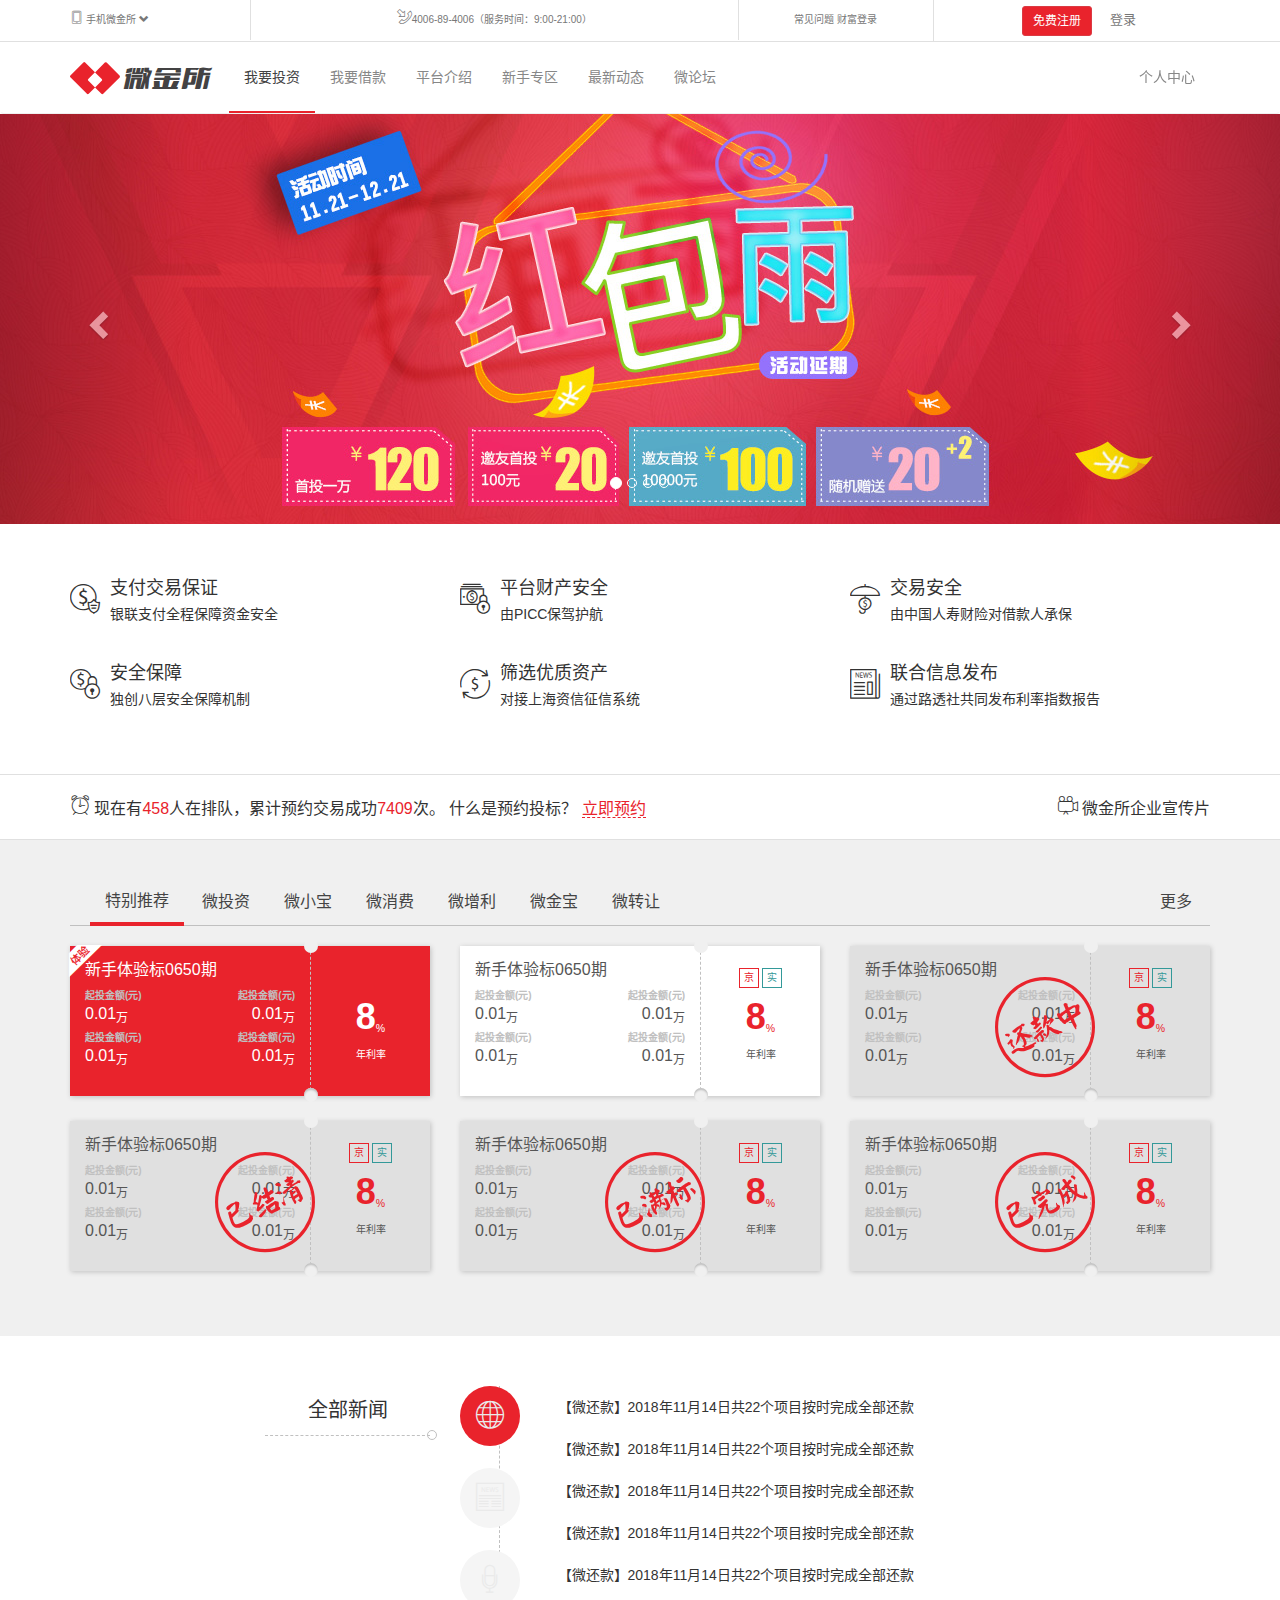
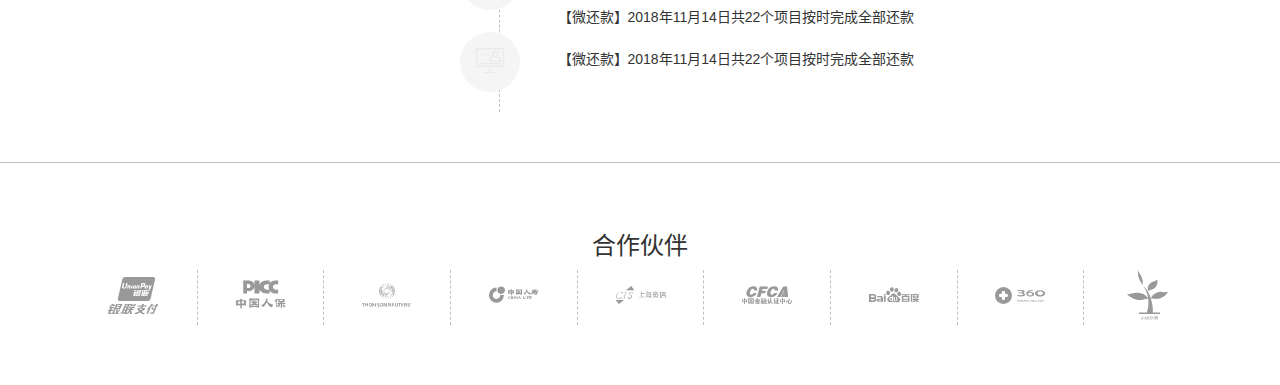
<file: 微金所/index.html>
<!DOCTYPE html>
<html lang="zh-CN">

<head>
  <meta charset="UTF-8">
  <meta name="viewport" content="width=device-width, initial-scale=1.0">
  <meta name="author" content="iceStone <ice@wedn.net>">
  <title>微金所-安全的互联网微金融资产交易平台</title>
  <link rel="shortcut icon" href="favicon.ico">
  <link href="https://cdn.jsdelivr.net/npm/bootstrap@3.3.7/dist/css/bootstrap.min.css" rel="stylesheet">
  <link rel="stylesheet" href="css/main.css">
  
</head>

<body>
  <!-- 顶部区域 -->
  <header>
    <!-- 通栏菜单 -->
    <div class="topbar hidden-sm hidden-xs">
      <div class="container">
        <div class="row">
          <div class="tb-1 col-md-2">
            <a href="#" class="text-muted">
              <i class="icon-mobilephone"></i>
              <span>手机微金所</span>
              <i class="glyphicon glyphicon-chevron-down"></i>
              <img src="images/c_06.jpg" alt="扫一扫">
            </a>
          </div>
          <div class="tb-2 col-md-5 text-center text-muted">
            <i class="icon-telephone"></i><span>4006-89-4006（服务时间：9:00-21:00）</span>
          </div>
          <div class="tb-3 col-md-2 text-center">
            <a href="#" class="text-muted">常见问题</a>
            <a href="#" class="text-muted">财富登录</a>
          </div>
          <div class="tb-4 col-md-3 text-center">
            <a href="#" class="btn btn-register btn-sm">免费注册</a>
            <a href="#" class="text-muted" data-toggle="modal" data-target=".modal">登录</a>
          </div>
        </div>
      </div>
    </div>
    <!-- /通栏菜单 -->
    <!-- 导航菜单 -->
    <nav class="navbar navbar-itcast" data-spy="affix" data-offset-top="200" data-offset-bottom="1000">
      <div class="container">
        <div class="navbar-header">
          <button type="button" class="navbar-toggle collapsed" data-toggle="collapse" data-target="#nav_menu" aria-expanded="false">
            <span class="sr-only">切换菜单显示</span>
            <span class="icon-bar"></span>
            <span class="icon-bar"></span>
            <span class="icon-bar"></span>
          </button>
          <a class="navbar-brand" href="#">
            <i class="icon-icon"></i><i class="icon-logo"></i>
          </a>
        </div>
        <div class="collapse navbar-collapse" id="nav_menu">
          <ul class="nav navbar-nav">
            <li class="active"><a href="#">我要投资 <span class="sr-only">(current)</span></a></li>
            <li><a href="#">我要借款</a></li>
            <li><a href="#">平台介绍</a></li>
            <li><a href="#">新手专区</a></li>
            <li><a href="#">最新动态</a></li>
            <li><a href="#">微论坛</a></li>
          </ul>
          <ul class="nav navbar-nav navbar-right hidden-sm ">
            <li><a href="#">个人中心</a></li>
          </ul>
        </div>
      </div>
    </nav>
    <!-- /导航菜单 -->
  </header>
  <!-- /顶部区域 -->
  <!-- 通栏轮播 -->
  <section id="home_slide" class="carousel slide" data-ride="carousel">
    <!-- 指示器 -->
    <ol class="carousel-indicators">
      <li data-target="#home_slide" data-slide-to="0" class="active"></li>
      <li data-target="#home_slide" data-slide-to="1"></li>
      <li data-target="#home_slide" data-slide-to="2"></li>
      <li data-target="#home_slide" data-slide-to="3"></li>
    </ol>
    <!-- 轮播页 -->
    <div class="carousel-inner" role="listbox">
      <div class="item active">
        <div class="item-image" data-image-large="images/slide_01_2000x410.jpg" data-image-small="images/slide_01_640x340.jpg" data-image-alt="#"></div>
      </div> 
      <div class="item">
        <div class="item-image" data-image-large="images/slide_02_2000x410.jpg" data-image-small="images/slide_02_640x340.jpg" data-image-alt="#"></div>
      </div>
      <div class="item">
        <div class="item-image" data-image-large="images/slide_03_2000x410.jpg" data-image-small="images/slide_03_640x340.jpg" data-image-alt="#"></div>
      </div>
      <div class="item">
        <div class="item-image" data-image-large="images/slide_04_2000x410.jpg" data-image-small="images/slide_04_640x340.jpg" data-image-alt="#"></div>
      </div>
    </div>
    <!-- 控制按钮 -->
    <a class="left carousel-control" href="#home_slide" role="button" data-slide="prev">
      <span class="glyphicon glyphicon-chevron-left" aria-hidden="true"></span>
      <span class="sr-only">上一张</span>
    </a>
    <a class="right carousel-control" href="#home_slide" role="button" data-slide="next">
      <span class="glyphicon glyphicon-chevron-right" aria-hidden="true"></span>
      <span class="sr-only">下一张</span>
    </a>
  </section>
  <!-- /通栏轮播 -->
  <!-- 网站特色 -->
  <section id="features" class="hidden-xs">
    <div class="container">
      <div class="row">
        <div class="col-sm-6 col-md-4">
          <a href="#">
            <div class="media">
              <div class="media-left">
                <i class="icon-uniE907"></i>
              </div>
              <div class="media-body">
                <h4 class="media-heading">支付交易保证</h4>
                <p>银联支付全程保障资金安全</p>
              </div>
            </div>
          </a>
        </div>
        <div class="col-sm-6 col-md-4">
          <a href="#">
            <div class="media">
              <div class="media-left">
                <i class="icon-uniE903"></i>
              </div>
              <div class="media-body">
                <h4 class="media-heading">平台财产安全</h4>
                <p>由PICC保驾护航</p>
              </div>
            </div>
          </a>
        </div>
        <div class="col-sm-6 col-md-4">
          <a href="#">
            <div class="media">
              <div class="media-left">
                <i class="icon-uniE901"></i>
              </div>
              <div class="media-body">
                <h4 class="media-heading">交易安全</h4>
                <p>由中国人寿财险对借款人承保</p>
              </div>
            </div>
          </a>
        </div>
        <div class="col-sm-6 col-md-4">
          <a href="#">
            <div class="media">
              <div class="media-left">
                <i class="icon-uniE900"></i>
              </div>
              <div class="media-body">
                <h4 class="media-heading">安全保障</h4>
                <p>独创八层安全保障机制</p>
              </div>
            </div>
          </a>
        </div>
        <div class="col-sm-6 col-md-4">
          <a href="#">
            <div class="media">
              <div class="media-left">
                <i class="icon-uniE904"></i>
              </div>
              <div class="media-body">
                <h4 class="media-heading">筛选优质资产</h4>
                <p>对接上海资信征信系统</p>
              </div>
            </div>
          </a>
        </div>
        <div class="col-sm-6 col-md-4">
          <a href="#">
            <div class="media">
              <div class="media-left">
                <i class="icon-uniE902"></i>
              </div>
              <div class="media-body">
                <h4 class="media-heading">联合信息发布</h4>
                <p>通过路透社共同发布利率指数报告</p>
              </div>
            </div>
          </a>
        </div>
      </div>
    </div>
  </section>
  <!-- /网站特色 -->
  <!-- 预约投标 -->
  <section id="booking">
    <div class="container">
      <p class="pull-left"><i class="icon-uniE906"></i> 现在有<span>458</span>人在排队，累计预约交易成功<span>7409</span>次。 什么是预约投标？ <a class="just-now" href="#">立即预约</a></p>
      <p class="hidden-sm hidden-xs pull-right"><a class="quick-learn" href="#"><i class="icon-uniE905"></i> 微金所企业宣传片</a></p>
    </div>
  </section>
  <!-- /预约投标 -->
  <!-- 投资产品 -->
  <section id="products">
    <div class="container">
      <!-- Nav tabs -->
      <div class="touch-scroll">
        <ul class="nav nav-tabs" role="tablist">
          <li role="presentation" class="active"><a href="#category_01" aria-controls="category_01" role="tab" data-toggle="tab">特别推荐</a></li>
          <li role="presentation"><a href="#category_02" aria-controls="category_02" role="tab" data-toggle="tab">微投资</a></li>
          <li role="presentation"><a href="#category_03" aria-controls="category_03" role="tab" data-toggle="tab">微小宝</a></li>
          <li role="presentation"><a href="#category_04" aria-controls="category_04" role="tab" data-toggle="tab">微消费</a></li>
          <li role="presentation"><a href="#category_05" aria-controls="category_05" role="tab" data-toggle="tab">微增利</a></li>
          <li role="presentation"><a href="#category_06" aria-controls="category_06" role="tab" data-toggle="tab">微金宝</a></li>
          <li role="presentation"><a href="#category_06" aria-controls="category_06" role="tab" data-toggle="tab">微转让</a></li>
          <li class="hidden-sm hidden-xs pull-right"><a href="#" class="btn btn-link">更多</a></li>
        </ul>
      </div>
      <!-- Tab panes -->
      <div class="tab-content">
        <div role="tabpanel" class="tab-pane fade active in" id="category_01">
          <div class="row">
            <div class="col-md-6 col-lg-4">
              <div class="panel-product active">
                <div class="panel-heading">
                  <p><strong>8</strong><sub>%</sub>
                    <br><span>年利率</span></p>
                </div>
                <div class="panel-body">
                  <h5>新手体验标0650期</h5>
                  <div class="row">
                    <div class="col-xs-6 text-left">
                      <dt>起投金额(元)</dt>
                      <dd>0.01<sub>万</sub></dd>
                    </div>
                    <div class="col-xs-6 text-right">
                      <dt>起投金额(元)</dt>
                      <dd>0.01<sub>万</sub></dd>
                    </div>
                    <div class="col-xs-6 text-left">
                      <dt>起投金额(元)</dt>
                      <dd>0.01<sub>万</sub></dd>
                    </div>
                    <div class="col-xs-6 text-right">
                      <dt>起投金额(元)</dt>
                      <dd>0.01<sub>万</sub></dd>
                    </div>
                  </div>
                </div>
              </div>
            </div>
            <div class="col-md-6 col-lg-4">
              <div class="panel-product">
                <div class="panel-heading">
                  <p class="tooltips">
                    <span class="primary" data-toggle="tooltip" data-placement="top" title="" data-original-title="北京市">京</span>
                    <span class="secondary" data-toggle="tooltip" data-placement="top" title="" data-original-title="实地认证">实</span>
                  </p>
                  <p><strong>8</strong><sub>%</sub>
                    <br><span>年利率</span></p>
                </div>
                <div class="panel-body">
                  <h5>新手体验标0650期</h5>
                  <div class="row">
                    <div class="col-xs-6 text-left">
                      <dt>起投金额(元)</dt>
                      <dd>0.01<sub>万</sub></dd>
                    </div>
                    <div class="col-xs-6 text-right">
                      <dt>起投金额(元)</dt>
                      <dd>0.01<sub>万</sub></dd>
                    </div>
                    <div class="col-xs-6 text-left">
                      <dt>起投金额(元)</dt>
                      <dd>0.01<sub>万</sub></dd>
                    </div>
                    <div class="col-xs-6 text-right">
                      <dt>起投金额(元)</dt>
                      <dd>0.01<sub>万</sub></dd>
                    </div>
                  </div>
                </div>
              </div>
            </div>
            <div class="col-md-6 col-lg-4">
              <div class="panel-product state-1">
                <div class="panel-heading">
                  <p class="tooltips">
                    <span class="primary" data-toggle="tooltip" data-placement="top" title="" data-original-title="北京市">京</span>
                    <span class="secondary" data-toggle="tooltip" data-placement="top" title="" data-original-title="实地认证">实</span>
                  </p>
                  <p><strong>8</strong><sub>%</sub>
                    <br><span>年利率</span></p>
                </div>
                <div class="panel-body">
                  <h5>新手体验标0650期</h5>
                  <div class="row">
                    <div class="col-xs-6 text-left">
                      <dt>起投金额(元)</dt>
                      <dd>0.01<sub>万</sub></dd>
                    </div>
                    <div class="col-xs-6 text-right">
                      <dt>起投金额(元)</dt>
                      <dd>0.01<sub>万</sub></dd>
                    </div>
                    <div class="col-xs-6 text-left">
                      <dt>起投金额(元)</dt>
                      <dd>0.01<sub>万</sub></dd>
                    </div>
                    <div class="col-xs-6 text-right">
                      <dt>起投金额(元)</dt>
                      <dd>0.01<sub>万</sub></dd>
                    </div>
                  </div>
                </div>
              </div>
            </div>
            <div class="col-md-6 col-lg-4">
              <div class="panel-product state-2">
                <div class="panel-heading">
                  <p class="tooltips">
                    <span class="primary" data-toggle="tooltip" data-placement="top" title="" data-original-title="北京市">京</span>
                    <span class="secondary" data-toggle="tooltip" data-placement="top" title="" data-original-title="实地认证">实</span>
                  </p>
                  <p><strong>8</strong><sub>%</sub>
                    <br><span>年利率</span></p>
                </div>
                <div class="panel-body">
                  <h5>新手体验标0650期</h5>
                  <div class="row">
                    <div class="col-xs-6 text-left">
                      <dt>起投金额(元)</dt>
                      <dd>0.01<sub>万</sub></dd>
                    </div>
                    <div class="col-xs-6 text-right">
                      <dt>起投金额(元)</dt>
                      <dd>0.01<sub>万</sub></dd>
                    </div>
                    <div class="col-xs-6 text-left">
                      <dt>起投金额(元)</dt>
                      <dd>0.01<sub>万</sub></dd>
                    </div>
                    <div class="col-xs-6 text-right">
                      <dt>起投金额(元)</dt>
                      <dd>0.01<sub>万</sub></dd>
                    </div>
                  </div>
                </div>
              </div>
            </div>
            <div class="col-md-6 col-lg-4">
              <div class="panel-product state-3">
                <div class="panel-heading">
                  <p class="tooltips">
                    <span class="primary" data-toggle="tooltip" data-placement="top" title="" data-original-title="北京市">京</span>
                    <span class="secondary" data-toggle="tooltip" data-placement="top" title="" data-original-title="实地认证">实</span>
                  </p>
                  <p><strong>8</strong><sub>%</sub>
                    <br><span>年利率</span></p>
                </div>
                <div class="panel-body">
                  <h5>新手体验标0650期</h5>
                  <div class="row">
                    <div class="col-xs-6 text-left">
                      <dt>起投金额(元)</dt>
                      <dd>0.01<sub>万</sub></dd>
                    </div>
                    <div class="col-xs-6 text-right">
                      <dt>起投金额(元)</dt>
                      <dd>0.01<sub>万</sub></dd>
                    </div>
                    <div class="col-xs-6 text-left">
                      <dt>起投金额(元)</dt>
                      <dd>0.01<sub>万</sub></dd>
                    </div>
                    <div class="col-xs-6 text-right">
                      <dt>起投金额(元)</dt>
                      <dd>0.01<sub>万</sub></dd>
                    </div>
                  </div>
                </div>
              </div>
            </div>
            <div class="col-md-6 col-lg-4">
              <div class="panel-product state-4">
                <div class="panel-heading">
                  <p class="tooltips">
                    <span class="primary" data-toggle="tooltip" data-placement="top" title="" data-original-title="北京市">京</span>
                    <span class="secondary" data-toggle="tooltip" data-placement="top" title="" data-original-title="实地认证">实</span>
                  </p>
                  <p><strong>8</strong><sub>%</sub>
                    <br><span>年利率</span></p>
                </div>
                <div class="panel-body">
                  <h5>新手体验标0650期</h5>
                  <div class="row">
                    <div class="col-xs-6 text-left">
                      <dt>起投金额(元)</dt>
                      <dd>0.01<sub>万</sub></dd>
                    </div>
                    <div class="col-xs-6 text-right">
                      <dt>起投金额(元)</dt>
                      <dd>0.01<sub>万</sub></dd>
                    </div>
                    <div class="col-xs-6 text-left">
                      <dt>起投金额(元)</dt>
                      <dd>0.01<sub>万</sub></dd>
                    </div>
                    <div class="col-xs-6 text-right">
                      <dt>起投金额(元)</dt>
                      <dd>0.01<sub>万</sub></dd>
                    </div>
                  </div>
                </div>
              </div>
            </div>
          </div>
        </div>
        <div role="tabpanel" class="tab-pane fade" id="category_02">
          <div class="row">
            <div class="col-md-6 col-lg-4">
              <div class="panel-product">
                <div class="panel-heading">
                  <p class="tooltips">
                    <span class="primary" data-toggle="tooltip" data-placement="top" title="" data-original-title="北京市">京</span>
                    <span class="secondary" data-toggle="tooltip" data-placement="top" title="" data-original-title="实地认证">实</span>
                  </p>
                  <p><strong>8</strong><sub>%</sub>
                    <br><span>年利率</span></p>
                </div>
                <div class="panel-body">
                  <h5>新手体验标0650期</h5>
                  <div class="row">
                    <div class="col-xs-6 text-left">
                      <dt>起投金额(元)</dt>
                      <dd>0.01<sub>万</sub></dd>
                    </div>
                    <div class="col-xs-6 text-right">
                      <dt>起投金额(元)</dt>
                      <dd>0.01<sub>万</sub></dd>
                    </div>
                    <div class="col-xs-6 text-left">
                      <dt>起投金额(元)</dt>
                      <dd>0.01<sub>万</sub></dd>
                    </div>
                    <div class="col-xs-6 text-right">
                      <dt>起投金额(元)</dt>
                      <dd>0.01<sub>万</sub></dd>
                    </div>
                  </div>
                </div>
              </div>
            </div>
            <div class="col-md-6 col-lg-4">
              <div class="panel-product">
                <div class="panel-heading">
                  <p class="tooltips">
                    <span class="primary" data-toggle="tooltip" data-placement="top" title="" data-original-title="北京市">京</span>
                    <span class="secondary" data-toggle="tooltip" data-placement="top" title="" data-original-title="实地认证">实</span>
                  </p>
                  <p><strong>8</strong><sub>%</sub>
                    <br><span>年利率</span></p>
                </div>
                <div class="panel-body">
                  <h5>新手体验标0650期</h5>
                  <div class="row">
                    <div class="col-xs-6 text-left">
                      <dt>起投金额(元)</dt>
                      <dd>0.01<sub>万</sub></dd>
                    </div>
                    <div class="col-xs-6 text-right">
                      <dt>起投金额(元)</dt>
                      <dd>0.01<sub>万</sub></dd>
                    </div>
                    <div class="col-xs-6 text-left">
                      <dt>起投金额(元)</dt>
                      <dd>0.01<sub>万</sub></dd>
                    </div>
                    <div class="col-xs-6 text-right">
                      <dt>起投金额(元)</dt>
                      <dd>0.01<sub>万</sub></dd>
                    </div>
                  </div>
                </div>
              </div>
            </div>
            <div class="col-md-6 col-lg-4">
              <div class="panel-product">
                <div class="panel-heading">
                  <p class="tooltips">
                    <span class="primary" data-toggle="tooltip" data-placement="top" title="" data-original-title="北京市">京</span>
                    <span class="secondary" data-toggle="tooltip" data-placement="top" title="" data-original-title="实地认证">实</span>
                  </p>
                  <p><strong>8</strong><sub>%</sub>
                    <br><span>年利率</span></p>
                </div>
                <div class="panel-body">
                  <h5>新手体验标0650期</h5>
                  <div class="row">
                    <div class="col-xs-6 text-left">
                      <dt>起投金额(元)</dt>
                      <dd>0.01<sub>万</sub></dd>
                    </div>
                    <div class="col-xs-6 text-right">
                      <dt>起投金额(元)</dt>
                      <dd>0.01<sub>万</sub></dd>
                    </div>
                    <div class="col-xs-6 text-left">
                      <dt>起投金额(元)</dt>
                      <dd>0.01<sub>万</sub></dd>
                    </div>
                    <div class="col-xs-6 text-right">
                      <dt>起投金额(元)</dt>
                      <dd>0.01<sub>万</sub></dd>
                    </div>
                  </div>
                </div>
              </div>
            </div>
            <div class="col-md-6 col-lg-4">
              <div class="panel-product">
                <div class="panel-heading">
                  <p class="tooltips">
                    <span class="primary" data-toggle="tooltip" data-placement="top" title="" data-original-title="北京市">京</span>
                    <span class="secondary" data-toggle="tooltip" data-placement="top" title="" data-original-title="实地认证">实</span>
                  </p>
                  <p><strong>8</strong><sub>%</sub>
                    <br><span>年利率</span></p>
                </div>
                <div class="panel-body">
                  <h5>新手体验标0650期</h5>
                  <div class="row">
                    <div class="col-xs-6 text-left">
                      <dt>起投金额(元)</dt>
                      <dd>0.01<sub>万</sub></dd>
                    </div>
                    <div class="col-xs-6 text-right">
                      <dt>起投金额(元)</dt>
                      <dd>0.01<sub>万</sub></dd>
                    </div>
                    <div class="col-xs-6 text-left">
                      <dt>起投金额(元)</dt>
                      <dd>0.01<sub>万</sub></dd>
                    </div>
                    <div class="col-xs-6 text-right">
                      <dt>起投金额(元)</dt>
                      <dd>0.01<sub>万</sub></dd>
                    </div>
                  </div>
                </div>
              </div>
            </div>
          </div>
        </div>
        <div role="tabpanel" class="tab-pane fade" id="category_03">
          <div class="row">
            <div class="col-md-6 col-lg-4">
              <div class="panel-product">
                <div class="panel-heading">
                  <p class="tooltips">
                    <span class="primary" data-toggle="tooltip" data-placement="top" title="" data-original-title="北京市">京</span>
                    <span class="secondary" data-toggle="tooltip" data-placement="top" title="" data-original-title="实地认证">实</span>
                  </p>
                  <p><strong>8</strong><sub>%</sub>
                    <br><span>年利率</span></p>
                </div>
                <div class="panel-body">
                  <h5>新手体验标0650期</h5>
                  <div class="row">
                    <div class="col-xs-6 text-left">
                      <dt>起投金额(元)</dt>
                      <dd>0.01<sub>万</sub></dd>
                    </div>
                    <div class="col-xs-6 text-right">
                      <dt>起投金额(元)</dt>
                      <dd>0.01<sub>万</sub></dd>
                    </div>
                    <div class="col-xs-6 text-left">
                      <dt>起投金额(元)</dt>
                      <dd>0.01<sub>万</sub></dd>
                    </div>
                    <div class="col-xs-6 text-right">
                      <dt>起投金额(元)</dt>
                      <dd>0.01<sub>万</sub></dd>
                    </div>
                  </div>
                </div>
              </div>
            </div>
            <div class="col-md-6 col-lg-4">
              <div class="panel-product">
                <div class="panel-heading">
                  <p class="tooltips">
                    <span class="primary" data-toggle="tooltip" data-placement="top" title="" data-original-title="北京市">京</span>
                    <span class="secondary" data-toggle="tooltip" data-placement="top" title="" data-original-title="实地认证">实</span>
                  </p>
                  <p><strong>8</strong><sub>%</sub>
                    <br><span>年利率</span></p>
                </div>
                <div class="panel-body">
                  <h5>新手体验标0650期</h5>
                  <div class="row">
                    <div class="col-xs-6 text-left">
                      <dt>起投金额(元)</dt>
                      <dd>0.01<sub>万</sub></dd>
                    </div>
                    <div class="col-xs-6 text-right">
                      <dt>起投金额(元)</dt>
                      <dd>0.01<sub>万</sub></dd>
                    </div>
                    <div class="col-xs-6 text-left">
                      <dt>起投金额(元)</dt>
                      <dd>0.01<sub>万</sub></dd>
                    </div>
                    <div class="col-xs-6 text-right">
                      <dt>起投金额(元)</dt>
                      <dd>0.01<sub>万</sub></dd>
                    </div>
                  </div>
                </div>
              </div>
            </div>
            <div class="col-md-6 col-lg-4">
              <div class="panel-product">
                <div class="panel-heading">
                  <p class="tooltips">
                    <span class="primary" data-toggle="tooltip" data-placement="top" title="" data-original-title="北京市">京</span>
                    <span class="secondary" data-toggle="tooltip" data-placement="top" title="" data-original-title="实地认证">实</span>
                  </p>
                  <p><strong>8</strong><sub>%</sub>
                    <br><span>年利率</span></p>
                </div>
                <div class="panel-body">
                  <h5>新手体验标0650期</h5>
                  <div class="row">
                    <div class="col-xs-6 text-left">
                      <dt>起投金额(元)</dt>
                      <dd>0.01<sub>万</sub></dd>
                    </div>
                    <div class="col-xs-6 text-right">
                      <dt>起投金额(元)</dt>
                      <dd>0.01<sub>万</sub></dd>
                    </div>
                    <div class="col-xs-6 text-left">
                      <dt>起投金额(元)</dt>
                      <dd>0.01<sub>万</sub></dd>
                    </div>
                    <div class="col-xs-6 text-right">
                      <dt>起投金额(元)</dt>
                      <dd>0.01<sub>万</sub></dd>
                    </div>
                  </div>
                </div>
              </div>
            </div>
            <div class="col-md-6 col-lg-4">
              <div class="panel-product">
                <div class="panel-heading">
                  <p class="tooltips">
                    <span class="primary" data-toggle="tooltip" data-placement="top" title="" data-original-title="北京市">京</span>
                    <span class="secondary" data-toggle="tooltip" data-placement="top" title="" data-original-title="实地认证">实</span>
                  </p>
                  <p><strong>8</strong><sub>%</sub>
                    <br><span>年利率</span></p>
                </div>
                <div class="panel-body">
                  <h5>新手体验标0650期</h5>
                  <div class="row">
                    <div class="col-xs-6 text-left">
                      <dt>起投金额(元)</dt>
                      <dd>0.01<sub>万</sub></dd>
                    </div>
                    <div class="col-xs-6 text-right">
                      <dt>起投金额(元)</dt>
                      <dd>0.01<sub>万</sub></dd>
                    </div>
                    <div class="col-xs-6 text-left">
                      <dt>起投金额(元)</dt>
                      <dd>0.01<sub>万</sub></dd>
                    </div>
                    <div class="col-xs-6 text-right">
                      <dt>起投金额(元)</dt>
                      <dd>0.01<sub>万</sub></dd>
                    </div>
                  </div>
                </div>
              </div>
            </div>
          </div>
        </div>
        <div role="tabpanel" class="tab-pane fade" id="category_04">
          <div class="row">
            <div class="col-md-6 col-lg-4">
              <div class="panel-product">
                <div class="panel-heading">
                  <p class="tooltips">
                    <span class="primary" data-toggle="tooltip" data-placement="top" title="" data-original-title="北京市">京</span>
                    <span class="secondary" data-toggle="tooltip" data-placement="top" title="" data-original-title="实地认证">实</span>
                  </p>
                  <p><strong>8</strong><sub>%</sub>
                    <br><span>年利率</span></p>
                </div>
                <div class="panel-body">
                  <h5>新手体验标0650期</h5>
                  <div class="row">
                    <div class="col-xs-6 text-left">
                      <dt>起投金额(元)</dt>
                      <dd>0.01<sub>万</sub></dd>
                    </div>
                    <div class="col-xs-6 text-right">
                      <dt>起投金额(元)</dt>
                      <dd>0.01<sub>万</sub></dd>
                    </div>
                    <div class="col-xs-6 text-left">
                      <dt>起投金额(元)</dt>
                      <dd>0.01<sub>万</sub></dd>
                    </div>
                    <div class="col-xs-6 text-right">
                      <dt>起投金额(元)</dt>
                      <dd>0.01<sub>万</sub></dd>
                    </div>
                  </div>
                </div>
              </div>
            </div>
            <div class="col-md-6 col-lg-4">
              <div class="panel-product">
                <div class="panel-heading">
                  <p class="tooltips">
                    <span class="primary" data-toggle="tooltip" data-placement="top" title="" data-original-title="北京市">京</span>
                    <span class="secondary" data-toggle="tooltip" data-placement="top" title="" data-original-title="实地认证">实</span>
                  </p>
                  <p><strong>8</strong><sub>%</sub>
                    <br><span>年利率</span></p>
                </div>
                <div class="panel-body">
                  <h5>新手体验标0650期</h5>
                  <div class="row">
                    <div class="col-xs-6 text-left">
                      <dt>起投金额(元)</dt>
                      <dd>0.01<sub>万</sub></dd>
                    </div>
                    <div class="col-xs-6 text-right">
                      <dt>起投金额(元)</dt>
                      <dd>0.01<sub>万</sub></dd>
                    </div>
                    <div class="col-xs-6 text-left">
                      <dt>起投金额(元)</dt>
                      <dd>0.01<sub>万</sub></dd>
                    </div>
                    <div class="col-xs-6 text-right">
                      <dt>起投金额(元)</dt>
                      <dd>0.01<sub>万</sub></dd>
                    </div>
                  </div>
                </div>
              </div>
            </div>
            <div class="col-md-6 col-lg-4">
              <div class="panel-product">
                <div class="panel-heading">
                  <p class="tooltips">
                    <span class="primary" data-toggle="tooltip" data-placement="top" title="" data-original-title="北京市">京</span>
                    <span class="secondary" data-toggle="tooltip" data-placement="top" title="" data-original-title="实地认证">实</span>
                  </p>
                  <p><strong>8</strong><sub>%</sub>
                    <br><span>年利率</span></p>
                </div>
                <div class="panel-body">
                  <h5>新手体验标0650期</h5>
                  <div class="row">
                    <div class="col-xs-6 text-left">
                      <dt>起投金额(元)</dt>
                      <dd>0.01<sub>万</sub></dd>
                    </div>
                    <div class="col-xs-6 text-right">
                      <dt>起投金额(元)</dt>
                      <dd>0.01<sub>万</sub></dd>
                    </div>
                    <div class="col-xs-6 text-left">
                      <dt>起投金额(元)</dt>
                      <dd>0.01<sub>万</sub></dd>
                    </div>
                    <div class="col-xs-6 text-right">
                      <dt>起投金额(元)</dt>
                      <dd>0.01<sub>万</sub></dd>
                    </div>
                  </div>
                </div>
              </div>
            </div>
            <div class="col-md-6 col-lg-4">
              <div class="panel-product">
                <div class="panel-heading">
                  <p class="tooltips">
                    <span class="primary" data-toggle="tooltip" data-placement="top" title="" data-original-title="北京市">京</span>
                    <span class="secondary" data-toggle="tooltip" data-placement="top" title="" data-original-title="实地认证">实</span>
                  </p>
                  <p><strong>8</strong><sub>%</sub>
                    <br><span>年利率</span></p>
                </div>
                <div class="panel-body">
                  <h5>新手体验标0650期</h5>
                  <div class="row">
                    <div class="col-xs-6 text-left">
                      <dt>起投金额(元)</dt>
                      <dd>0.01<sub>万</sub></dd>
                    </div>
                    <div class="col-xs-6 text-right">
                      <dt>起投金额(元)</dt>
                      <dd>0.01<sub>万</sub></dd>
                    </div>
                    <div class="col-xs-6 text-left">
                      <dt>起投金额(元)</dt>
                      <dd>0.01<sub>万</sub></dd>
                    </div>
                    <div class="col-xs-6 text-right">
                      <dt>起投金额(元)</dt>
                      <dd>0.01<sub>万</sub></dd>
                    </div>
                  </div>
                </div>
              </div>
            </div>
          </div>
        </div>
        <div role="tabpanel" class="tab-pane fade" id="category_05">
          <div class="row">
            <div class="col-md-6 col-lg-4">
              <div class="panel-product">
                <div class="panel-heading">
                  <p class="tooltips">
                    <span class="primary" data-toggle="tooltip" data-placement="top" title="" data-original-title="北京市">京</span>
                    <span class="secondary" data-toggle="tooltip" data-placement="top" title="" data-original-title="实地认证">实</span>
                  </p>
                  <p><strong>8</strong><sub>%</sub>
                    <br><span>年利率</span></p>
                </div>
                <div class="panel-body">
                  <h5>新手体验标0650期</h5>
                  <div class="row">
                    <div class="col-xs-6 text-left">
                      <dt>起投金额(元)</dt>
                      <dd>0.01<sub>万</sub></dd>
                    </div>
                    <div class="col-xs-6 text-right">
                      <dt>起投金额(元)</dt>
                      <dd>0.01<sub>万</sub></dd>
                    </div>
                    <div class="col-xs-6 text-left">
                      <dt>起投金额(元)</dt>
                      <dd>0.01<sub>万</sub></dd>
                    </div>
                    <div class="col-xs-6 text-right">
                      <dt>起投金额(元)</dt>
                      <dd>0.01<sub>万</sub></dd>
                    </div>
                  </div>
                </div>
              </div>
            </div>
            <div class="col-md-6 col-lg-4">
              <div class="panel-product">
                <div class="panel-heading">
                  <p class="tooltips">
                    <span class="primary" data-toggle="tooltip" data-placement="top" title="" data-original-title="北京市">京</span>
                    <span class="secondary" data-toggle="tooltip" data-placement="top" title="" data-original-title="实地认证">实</span>
                  </p>
                  <p><strong>8</strong><sub>%</sub>
                    <br><span>年利率</span></p>
                </div>
                <div class="panel-body">
                  <h5>新手体验标0650期</h5>
                  <div class="row">
                    <div class="col-xs-6 text-left">
                      <dt>起投金额(元)</dt>
                      <dd>0.01<sub>万</sub></dd>
                    </div>
                    <div class="col-xs-6 text-right">
                      <dt>起投金额(元)</dt>
                      <dd>0.01<sub>万</sub></dd>
                    </div>
                    <div class="col-xs-6 text-left">
                      <dt>起投金额(元)</dt>
                      <dd>0.01<sub>万</sub></dd>
                    </div>
                    <div class="col-xs-6 text-right">
                      <dt>起投金额(元)</dt>
                      <dd>0.01<sub>万</sub></dd>
                    </div>
                  </div>
                </div>
              </div>
            </div>
            <div class="col-md-6 col-lg-4">
              <div class="panel-product">
                <div class="panel-heading">
                  <p class="tooltips">
                    <span class="primary" data-toggle="tooltip" data-placement="top" title="" data-original-title="北京市">京</span>
                    <span class="secondary" data-toggle="tooltip" data-placement="top" title="" data-original-title="实地认证">实</span>
                  </p>
                  <p><strong>8</strong><sub>%</sub>
                    <br><span>年利率</span></p>
                </div>
                <div class="panel-body">
                  <h5>新手体验标0650期</h5>
                  <div class="row">
                    <div class="col-xs-6 text-left">
                      <dt>起投金额(元)</dt>
                      <dd>0.01<sub>万</sub></dd>
                    </div>
                    <div class="col-xs-6 text-right">
                      <dt>起投金额(元)</dt>
                      <dd>0.01<sub>万</sub></dd>
                    </div>
                    <div class="col-xs-6 text-left">
                      <dt>起投金额(元)</dt>
                      <dd>0.01<sub>万</sub></dd>
                    </div>
                    <div class="col-xs-6 text-right">
                      <dt>起投金额(元)</dt>
                      <dd>0.01<sub>万</sub></dd>
                    </div>
                  </div>
                </div>
              </div>
            </div>
            <div class="col-md-6 col-lg-4">
              <div class="panel-product">
                <div class="panel-heading">
                  <p class="tooltips">
                    <span class="primary" data-toggle="tooltip" data-placement="top" title="" data-original-title="北京市">京</span>
                    <span class="secondary" data-toggle="tooltip" data-placement="top" title="" data-original-title="实地认证">实</span>
                  </p>
                  <p><strong>8</strong><sub>%</sub>
                    <br><span>年利率</span></p>
                </div>
                <div class="panel-body">
                  <h5>新手体验标0650期</h5>
                  <div class="row">
                    <div class="col-xs-6 text-left">
                      <dt>起投金额(元)</dt>
                      <dd>0.01<sub>万</sub></dd>
                    </div>
                    <div class="col-xs-6 text-right">
                      <dt>起投金额(元)</dt>
                      <dd>0.01<sub>万</sub></dd>
                    </div>
                    <div class="col-xs-6 text-left">
                      <dt>起投金额(元)</dt>
                      <dd>0.01<sub>万</sub></dd>
                    </div>
                    <div class="col-xs-6 text-right">
                      <dt>起投金额(元)</dt>
                      <dd>0.01<sub>万</sub></dd>
                    </div>
                  </div>
                </div>
              </div>
            </div>
          </div>
        </div>
        <div role="tabpanel" class="tab-pane fade" id="category_06">
          <div class="row">
            <div class="col-md-6 col-lg-4">
              <div class="panel-product">
                <div class="panel-heading">
                  <p class="tooltips">
                    <span class="primary" data-toggle="tooltip" data-placement="top" title="" data-original-title="北京市">京</span>
                    <span class="secondary" data-toggle="tooltip" data-placement="top" title="" data-original-title="实地认证">实</span>
                  </p>
                  <p><strong>8</strong><sub>%</sub>
                    <br><span>年利率</span></p>
                </div>
                <div class="panel-body">
                  <h5>新手体验标0650期</h5>
                  <div class="row">
                    <div class="col-xs-6 text-left">
                      <dt>起投金额(元)</dt>
                      <dd>0.01<sub>万</sub></dd>
                    </div>
                    <div class="col-xs-6 text-right">
                      <dt>起投金额(元)</dt>
                      <dd>0.01<sub>万</sub></dd>
                    </div>
                    <div class="col-xs-6 text-left">
                      <dt>起投金额(元)</dt>
                      <dd>0.01<sub>万</sub></dd>
                    </div>
                    <div class="col-xs-6 text-right">
                      <dt>起投金额(元)</dt>
                      <dd>0.01<sub>万</sub></dd>
                    </div>
                  </div>
                </div>
              </div>
            </div>
            <div class="col-md-6 col-lg-4">
              <div class="panel-product">
                <div class="panel-heading">
                  <p class="tooltips">
                    <span class="primary" data-toggle="tooltip" data-placement="top" title="" data-original-title="北京市">京</span>
                    <span class="secondary" data-toggle="tooltip" data-placement="top" title="" data-original-title="实地认证">实</span>
                  </p>
                  <p><strong>8</strong><sub>%</sub>
                    <br><span>年利率</span></p>
                </div>
                <div class="panel-body">
                  <h5>新手体验标0650期</h5>
                  <div class="row">
                    <div class="col-xs-6 text-left">
                      <dt>起投金额(元)</dt>
                      <dd>0.01<sub>万</sub></dd>
                    </div>
                    <div class="col-xs-6 text-right">
                      <dt>起投金额(元)</dt>
                      <dd>0.01<sub>万</sub></dd>
                    </div>
                    <div class="col-xs-6 text-left">
                      <dt>起投金额(元)</dt>
                      <dd>0.01<sub>万</sub></dd>
                    </div>
                    <div class="col-xs-6 text-right">
                      <dt>起投金额(元)</dt>
                      <dd>0.01<sub>万</sub></dd>
                    </div>
                  </div>
                </div>
              </div>
            </div>
            <div class="col-md-6 col-lg-4">
              <div class="panel-product">
                <div class="panel-heading">
                  <p class="tooltips">
                    <span class="primary" data-toggle="tooltip" data-placement="top" title="" data-original-title="北京市">京</span>
                    <span class="secondary" data-toggle="tooltip" data-placement="top" title="" data-original-title="实地认证">实</span>
                  </p>
                  <p><strong>8</strong><sub>%</sub>
                    <br><span>年利率</span></p>
                </div>
                <div class="panel-body">
                  <h5>新手体验标0650期</h5>
                  <div class="row">
                    <div class="col-xs-6 text-left">
                      <dt>起投金额(元)</dt>
                      <dd>0.01<sub>万</sub></dd>
                    </div>
                    <div class="col-xs-6 text-right">
                      <dt>起投金额(元)</dt>
                      <dd>0.01<sub>万</sub></dd>
                    </div>
                    <div class="col-xs-6 text-left">
                      <dt>起投金额(元)</dt>
                      <dd>0.01<sub>万</sub></dd>
                    </div>
                    <div class="col-xs-6 text-right">
                      <dt>起投金额(元)</dt>
                      <dd>0.01<sub>万</sub></dd>
                    </div>
                  </div>
                </div>
              </div>
            </div>
            <div class="col-md-6 col-lg-4">
              <div class="panel-product">
                <div class="panel-heading">
                  <p class="tooltips">
                    <span class="primary" data-toggle="tooltip" data-placement="top" title="" data-original-title="北京市">京</span>
                    <span class="secondary" data-toggle="tooltip" data-placement="top" title="" data-original-title="实地认证">实</span>
                  </p>
                  <p><strong>8</strong><sub>%</sub>
                    <br><span>年利率</span></p>
                </div>
                <div class="panel-body">
                  <h5>新手体验标0650期</h5>
                  <div class="row">
                    <div class="col-xs-6 text-left">
                      <dt>起投金额(元)</dt>
                      <dd>0.01<sub>万</sub></dd>
                    </div>
                    <div class="col-xs-6 text-right">
                      <dt>起投金额(元)</dt>
                      <dd>0.01<sub>万</sub></dd>
                    </div>
                    <div class="col-xs-6 text-left">
                      <dt>起投金额(元)</dt>
                      <dd>0.01<sub>万</sub></dd>
                    </div>
                    <div class="col-xs-6 text-right">
                      <dt>起投金额(元)</dt>
                      <dd>0.01<sub>万</sub></dd>
                    </div>
                  </div>
                </div>
              </div>
            </div>
          </div>
        </div>
      </div>
    </div>
  </section>
  <!-- /投资产品 -->
  <!-- 新闻 -->
  <section id="news">
    <div class="container">
      <div class="row">
        <div class="col-md-offset-2 col-md-2">
          <div class="news-title">
            全部新闻
          </div>
        </div>
        <div class="col-md-1">
          <!-- Nav tabs -->
          <ul class="nav nav-pills nav-stacked news-nav" role="tablist">
            <li role="presentation" class="active"><a href="#news_1" aria-controls="news_1" role="tab" data-toggle="tab" data-title="全部新聞"><i class="icon-news01"></i></a></li>
            <li role="presentation"><a href="#news_2" aria-controls="news_2" role="tab" data-toggle="tab" data-title="媒體報道"><i class="icon-news02"></i></a></li>
            <li role="presentation"><a href="#news_3" aria-controls="news_3" role="tab" data-toggle="tab" data-title="微金所頭條"><i class="icon-news03"></i></a></li>
            <li role="presentation"><a href="#news_4" aria-controls="news_4" role="tab" data-toggle="tab" data-title="行業資訊"><i class="icon-news04"></i></a></li>
          </ul>
          <i class="line hidden-sm hidden-xs"></i>
        </div>
        <div class="col-md-7">
          <!-- Tab panes -->
          <div class="tab-content">
            <div role="tabpanel" class="tab-pane fade active in" id="news_1">
              <ul>
                <li>【微还款】2018年11月14日共22个项目按时完成全部还款</li>
                <li>【微还款】2018年11月14日共22个项目按时完成全部还款</li>
                <li>【微还款】2018年11月14日共22个项目按时完成全部还款</li>
                <li>【微还款】2018年11月14日共22个项目按时完成全部还款</li>
                <li>【微还款】2018年11月14日共22个项目按时完成全部还款</li>
                <li>【微还款】2018年11月14日共22个项目按时完成全部还款</li>
                <li>【微还款】2018年11月14日共22个项目按时完成全部还款</li>
              </ul>
            </div>
            <div role="tabpanel" class="tab-pane fade" id="news_2">
              <ul>
                <li>【微还款】2018年11月14日共22个项目按时完成全部还款</li>
                <li>【微还款】2018年11月14日共22个项目按时完成全部还款</li>
                <li>【微还款】2018年11月14日共22个项目按时完成全部还款</li>
                <li>【微还款】2018年11月14日共22个项目按时完成全部还款</li>
                <li>【微还款】2018年11月14日共22个项目按时完成全部还款</li>
                <li>【微还款】2018年11月14日共22个项目按时完成全部还款</li>
                <li>【微还款】2018年11月14日共22个项目按时完成全部还款</li>
              </ul>
            </div>
            <div role="tabpanel" class="tab-pane fade" id="news_3">
              <ul>
                <li>【微还款】2018年11月14日共22个项目按时完成全部还款</li>
                <li>【微还款】2018年11月14日共22个项目按时完成全部还款</li>
                <li>【微还款】2018年11月14日共22个项目按时完成全部还款</li>
                <li>【微还款】2018年11月14日共22个项目按时完成全部还款</li>
                <li>【微还款】2018年11月14日共22个项目按时完成全部还款</li>
                <li>【微还款】2018年11月14日共22个项目按时完成全部还款</li>
                <li>【微还款】2018年11月14日共22个项目按时完成全部还款</li>
              </ul>
            </div>
            <div role="tabpanel" class="tab-pane fade" id="news_4">
              <ul>
                <li>【微还款】2018年11月14日共22个项目按时完成全部还款</li>
                <li>【微还款】2018年11月14日共22个项目按时完成全部还款</li>
                <li>【微还款】2018年11月14日共22个项目按时完成全部还款</li>
                <li>【微还款】2018年11月14日共22个项目按时完成全部还款</li>
                <li>【微还款】2018年11月14日共22个项目按时完成全部还款</li>
                <li>【微还款】2018年11月14日共22个项目按时完成全部还款</li>
                <li>【微还款】2018年11月14日共22个项目按时完成全部还款</li>
              </ul>
            </div>
          </div>
        </div>
      </div>
    </div>
  </section>
  <!-- /新闻 -->
  <!-- 合作伙伴 -->
  <section id="partner" class="hidden-xs">
    <div class="container">
      <h3 class="text-center">合作伙伴</h3>
      <div class="text-center">
        <ul class="partner-list">
          <li>
            <a class="icon-uniE930" href="#" target="_blank"></a>
          </li>
          <li>
            <a class="icon-uniE92F" href="#" target="_blank"></a>
          </li>
          <li>
            <a class="icon-uniE92E" href="#" target="_blank"></a>
          </li>
          <li>
            <a class="icon-uniE92A" href="#" target="_blank"></a>
          </li>
          <li>
            <a class="icon-uniE929" href="#" target="_blank"></a>
          </li>
          <li>
            <a class="icon-uniE931" href="#" target="_blank"></a>
          </li>
          <li>
            <a class="icon-uniE92C" href="#" target="_blank"></a>
          </li>
          <li>
            <a class="icon-uniE92B" href="#" target="_blank"></a>
          </li>
          <li>
            <a class="icon-uniE92D" href="#" target="_blank"></a>
          </li>
        </ul>
      </div>
    </div>
  </section>
  <!-- /合作伙伴 -->
  <footer>
  </footer>
  <!-- 登录对话框 -->
  <div class="modal fade">
    <div class="modal-dialog modal-md">
      <div class="modal-content">
        <div class="modal-header">
          <button type="button" class="close" data-dismiss="modal" aria-label="Close"><span aria-hidden="true">&times;</span></button>
          <h4 class="modal-title">欢迎登录</h4>
        </div>
        <div class="modal-body">
          <form class="form-horizontal">
            <div class="form-group">
              <label for="inputEmail3" class="col-sm-2 control-label">Email</label>
              <div class="col-sm-10">
                <input type="email" class="form-control" id="inputEmail3" placeholder="请输入邮箱账户">
              </div>
            </div>
            <div class="form-group">
              <label for="inputPassword3" class="col-sm-2 control-label">Password</label>
              <div class="col-sm-10">
                <input type="password" class="form-control" id="inputPassword3" placeholder="请输入账户密码">
              </div>
            </div>
            <div class="form-group">
              <div class="col-sm-offset-2 col-sm-10">
                <div class="checkbox">
                  <label>
                    <input type="checkbox"> Remember me
                  </label>
                </div>
              </div>
            </div>
            <div class="form-group">
              <div class="col-sm-offset-2 col-sm-10">
                <button type="submit" class="btn btn-default">Sign in</button>
              </div>
            </div>
          </form>
        </div>
        <!-- <div class="modal-footer">
          <button type="button" class="btn btn-default" data-dismiss="modal">Close</button>
          <button type="button" class="btn btn-primary">Save changes</button>
        </div> -->
      </div>
    </div>
  </div>
  <!-- /登录对话框 -->
  <script src="https://cdn.jsdelivr.net/npm/jquery@1.12.4/dist/jquery.min.js"></script>
  <script src="https://cdn.jsdelivr.net/npm/bootstrap@3.3.7/dist/js/bootstrap.min.js"></script>
  <script src="js/main.js"></script>
</body>
</html>
</file>
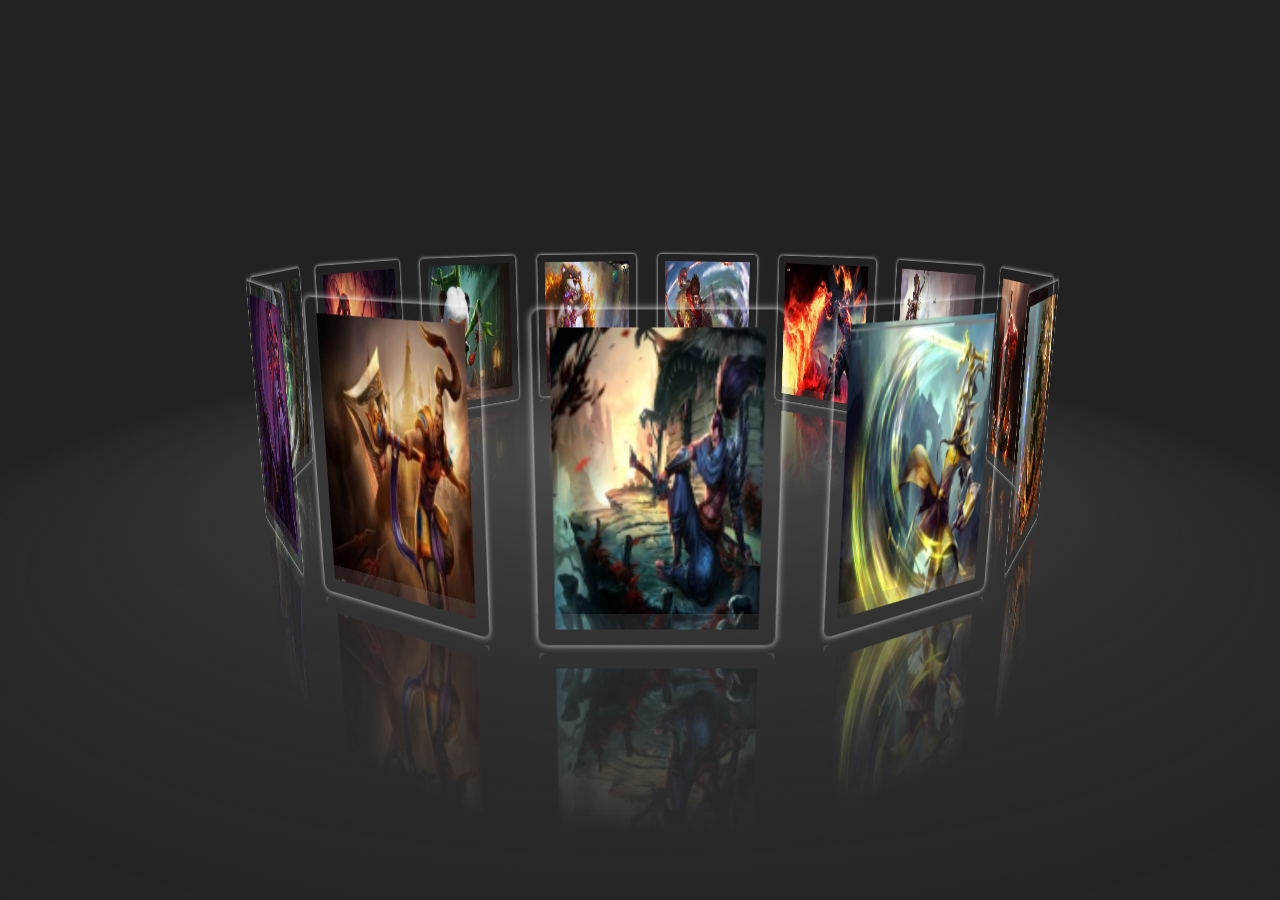
<file: JS案例/3D拖拽相册/index.html>
<!doctype html>
<html lang="en">
 <head>
  <meta charset="UTF-8">
  <title>Document</title>
  <style type="text/css" media="screen">
  	<style>
     *{margin:0;padding:0}
      body{
        background:#222;
        overflow:hidden;
        user-select:none;  /*禁止选中*/
      }
    .perspective{
        perspective:800px;  /*3d景深*/
    }
    .wrap{
        transform-style:preserve-3d;
        width:120px;
        height:180px;
        margin:100px auto;
        position:relative;
        transform:rotateX(-10deg) rotateY(0deg);
    }
    .wrap img{
        display:block;
        position:absolute;
        width:100%;
        height:100%;
        transform: rotateY(0deg) translateZ(0px);
        padding:10px;
        background:transparent;
        box-shadow: 0 0 4px #fff; /*水平位移 垂直位移 扩散程度 颜色*/
        border-radius:5px;        /*圆角*/
        -webkit-box-reflect:below 5px -webkit-linear-gradient(top,rgba(0,0,0,0) 40%, rgba(0,0,0,.5) 100%); /*倒影 倒影模式 直径*/
    }
    .wrap p{
        width:1200px;
        height:1200px;
        background:-webkit-radial-gradient(center center ,600px 600px, rgba(122,122,122,0.5),rgba(0,0,0,0));
        position:absolute;
        border-radius:50%;
        left:50%;
        top:100%;
        margin-left:-600px;
        margin-top:-600px;
        transform:rotateX(90deg); /*沿着x轴方向摁倒*/
    }
  </style>
  </style>
 </head>
 <body>
 	<div class='perspective'>
        <div class='wrap'>
            <img src='images/1.jpg' width='133' height='200' alt='#'>
            <img src='images/2.jpg' width='133' height='200' alt='#'>
            <img src='images/3.jpg' width='133' height='200' alt='#'>
            <img src='images/4.jpg' width='133' height='200' alt='#'>
            <img src='images/5.jpg' width='133' height='200' alt='#'>
            <img src='images/6.jpg' width='133' height='200' alt='#'>
            <img src='images/7.jpg' width='133' height='200' alt='#'>
            <img src='images/8.jpg' width='133' height='200' alt='#'>
            <img src='images/9.jpg' width='133' height='200' alt='#'>
            <img src='images/10.jpg' width='133' height='200' alt='#'>
            <img src='images/11.jpg' width='133' height='200' alt='#'>
            <img src='images/12.jpg' width='133' height='200' alt='#'>
            <img src='images/13.jpg' width='133' height='200' alt='#'>
            <p></p>
        </div>
    </div>
    <script>
    	 /*谁 触发了什么事件 谁做了什么*/
            window.onload=function(){  /*页面加载完成*/
            /*最新的原生获取元素方法querySelectorAll*/
                var oImg=document.querySelectorAll('img'); 
                var oWrap=document.querySelector('.wrap');
                var lastX,lastY,nowX,nowY,minusX,minusY,roY=0,roX=-10;
                var timer=null;
            /*计算每一个图片的角度 总角度(360) / 数量(11) = 单位角度*/
                var length=oImg.length;  /*获取img的数量 统称为长度*/
                var Deg=360/length;      /*单位角度*/
                for(var i=0;i<length;i++){
                   oImg[i].style.transform='rotateY('+ i*Deg +'deg) translateZ(350px)';
                   oImg[i].style.transition='transform 1s '+(length-1-i)*0.2+'s'
                }
                mTop();
                window.onresize=mTop;
                function mTop(){
                     /*获取浏览器窗口可视高度*/
                    var wH=document.documentElement.clientHeight||document.body.clientHeight;
                    oWrap.style.marginTop=(wH/2)-oWrap.offsetHeight+'px';
                }

                /*拖拽drag 按下 onmousedown 移动 onmousemove 抬起 onmouseup */
                document.onmousedown=function(event){ /*按下鼠标开始准备拖拽*/
                    event=event||window.event;          /*处理兼容性*/
                    lastX=event.clientX;                /*鼠标拖拽开始时的x坐标*/
                    lastY=event.clientY;                /*鼠标拖拽开始时的Y坐标*/
                    clearInterval(timer);
                    document.onmousemove=function(event){
                        event=event||window.event;  
                        nowX=event.clientX;             /*鼠标移动时的x坐标*/
                        nowY=event.clientY;             /*鼠标移动时的y坐标*/
                        minusX=nowX-lastX;              /*获取鼠标移动距离*/
                        minusY=nowY-lastY;              /*获取鼠标移动距离*/
                        roY+=minusX*0.2;                /*通过移动量计算旋转角度*/
                        roX-=minusY*0.1;                /*通过移动量计算旋转角度*/
                        oWrap.style.transform='rotateX('+roX+'deg) rotateY('+roY+'deg)' 
                        lastX=nowX;                     /*更新初始位置保证 lastX 跟得上鼠标*/
                        lastY=nowY;                     /*更新初始位置保证 lastY  */
                    }
                    document.onmouseup=function(){
                        document.onmousemove=null;
                        timer=setInterval(function(){
                            /*给一个摩擦系数,每一次定时器触发都慢一点点*/
                            minusX*=0.9;                     
                            minusY*=0.9;
                            roY+=minusX*0.2;                /*通过移动量计算旋转角度*/
                            roX-=minusY*0.1;                /*通过移动量计算旋转角度*/
                            oWrap.style.transform='rotateX('+roX+'deg) rotateY('+roY+'deg)';
                            if(Math.abs(minusX)<0.1&&Math.abs(minusY)<0.1){
                                /*当移动向量过小的时候终止定时器停止惯性*/
                                clearInterval(timer);    
                            }
                        },13);
                    }
                    return false;
                }

            }
    </script>
 </body>
</html>
</file>
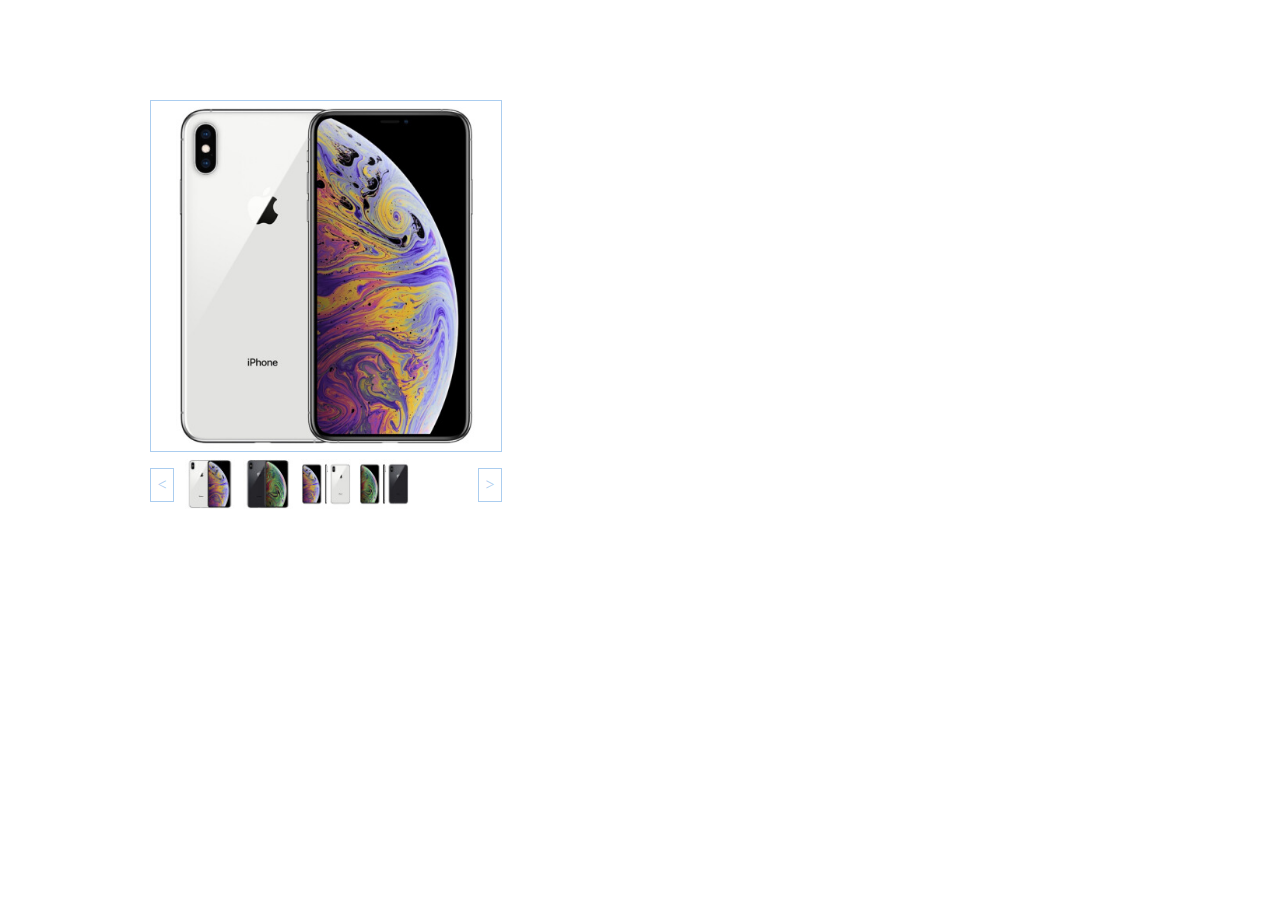
<file: JS案例/京东放大镜/index.html>
<!doctype html>
<html lang="en">
<head>
    <meta charset="UTF-8">
    <title>京东放大镜</title>
    <meta name="Keywords" content="">
    <meta name="Description" content="">
</head>
<style type="text/css">
    *{
        margin: 0;
        padding: 0;
    }
    #wrap{
        width: 352px;
        position: relative;
        margin: 100px 150px;
    }
    .content{
        width: 350px;
        height: 350px;
        border: 1px solid #abcdef;
    }
    .shadow{
        width: 180px;
        height: 180px;
        background: #abcdef;
        opacity: .5;
        position: absolute;
        display: none;
        cursor: move;
    }
    .list{
        width: 352px;
        height: 54px;
        margin-top: 5px;
        position: relative;
    }
    .left,.right{
        position: absolute;
        width: 22px;
        height: 32px;
        border: 1px solid #abcdef;
        top: 50%;
        margin-top: -16px;
        text-decoration: none;
        color: #abcdef;
        line-height: 32px;
        text-align: center;
    }
    .left{
        left: 0;
    }
    .right{
        right: 0;
    }
    .img-list{
        width: 290px;
        height: 54px;
        margin: 0 auto;
        position: relative;
        overflow: hidden;
    }
    .img-list ul{
        width: 348px;
        height: 54px;
        position: absolute;
        left: 0;
        top: 0;
    }
    .img-list ul li{
        list-style: none;
        float: left;
        margin: 0 2px;
    }
    .img-list ul li img{
        width: 50px;
        height: 50px;
        border: 2px #fff solid;
    }
    .img-list ul li img:hover{
        border: 2px #e53e41 solid;
    }
    .big{
        width: 540px;
        height: 540px;
        border: 1px red solid;
        position: absolute;
        left: 355px;
        top: 0px;
        display: none;
        overflow: hidden;
    }
    .big img{
        position: absolute;
        left: 0px;
        top: 0px;
    }
</style>
<body>
<div id="wrap">

    <div class="content">
        <img src="images/iphon XS-1.jpg" width="350px" height="350px" />
        <div class="shadow"></div>
    </div>
    <div class="list">
        <a href="javascript:;" class="left"><</a>
        <a href="javascript:;" class="right">></a>
        <div class="img-list">
            <ul class="img-ul">
                <li>
                    <img src="images/iphon XS-02.jpg" />
                </li>
                <li>
                    <img src="images/iphon XS-03.jpg" />
                </li>
                <li>
                    <img src="images/iphon XS-01.jpg" />
                </li>
                <li>
                    <img src="images/iphon XS-04.jpg" />
                </li>
            </ul>
        </div>
    </div>
    <div class="big">
        <img src="images/iphon XS-2.jpg"/>
    </div>
</div>
<script>
        var oWrap = document.getElementById("wrap");
        var oCon = document.getElementsByClassName("content")[0];
        var oShadow = document.getElementsByClassName("shadow")[0];
        var oBig = document.getElementsByClassName("big")[0];
        var oImg = oBig.getElementsByTagName("img")[0];
        //鼠标移入中图
        oCon.onmouseover = function(){
            oShadow.style.display = 'block';
            oBig.style.display = 'block';
        }

        //鼠标在中图移动
        oCon.onmousemove = function(e){
            //鼠标坐标
            var x = e.clientX;
            var y = e.clientY;

            //获取到中图距离浏览器顶部以及左部的间距
            var b_top = oWrap.offsetTop;
            var b_left = oWrap.offsetLeft;
            var w_left = x - b_left - oShadow.offsetWidth / 2;
            var w_top = y - b_top - oShadow.offsetHeight / 2;
            if(w_left < 0) {
                w_left = 0;
            }else if(w_left > oCon.offsetWidth - oShadow.offsetWidth) {
                w_left = oCon.offsetWidrh - oShadow.offsetWidth;
            }
            if(w_top < 0) {
                w_top = 0;
            }else if(w_top > oCon.offsetWidth - oShadow.offsetWidth) {
                w_top = oCon.offsetWidth - oShadow.offsetWidth;
            }

            //实时更新遮罩层的 left top的值
            oShadow.style.left = w_left + 'px';
            oShadow.style.top = w_top + 'px';

            var presentX = w_left * (800-540) / 172;
            var presentY = w_top * (800-540) / 172;
            oImg.style.left = -presentX + 'px';
            oImg.style.top = -presentY + 'px';
        }

        //鼠标移出中图
        oCon.onmouseout = function(e){
            oShadow.style.display = 'none';
            oBig.style.display = 'none';
        }
</script>
</body>
</html>
</file>
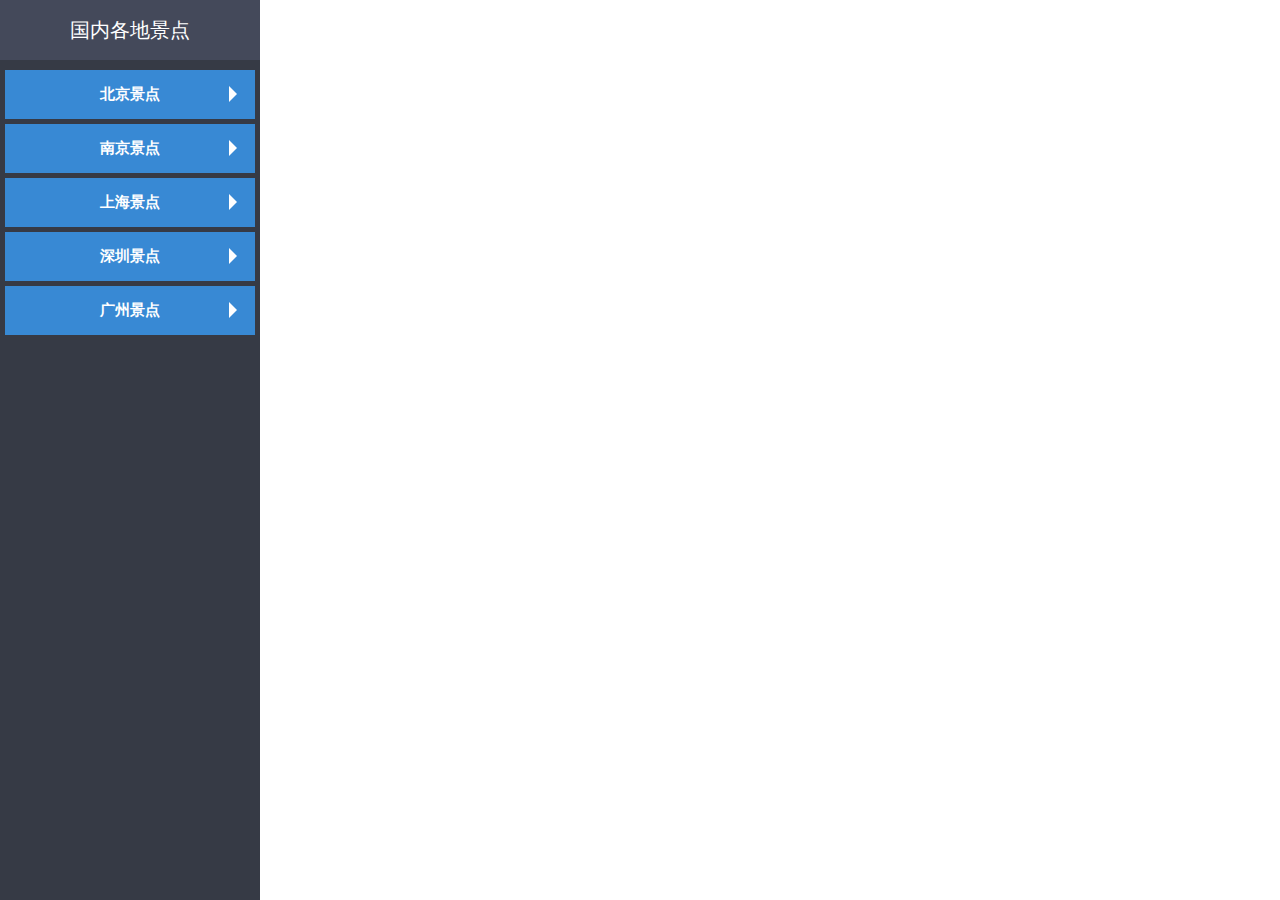
<file: JS案例/侧边下拉导航栏/index.html>
<!DOCTYPE html>
<html lang="en">
<head>
	<meta charset="UTF-8">
	<title>侧边下拉导航栏</title>
	<style>
	*{
		margin: 0;
		padding: 0;
	}
	html,body{
		height: 100%;
	}
	.wrap{
		height: 100%;
		width: 260px;
		background-color: #363a45;
	}
	.head{
		width: 100%;
		height: 60px;
		background-color: #44495a;
		font-size: 20px;
		color: #fff;
		line-height: 60px;
		text-align: center;
	}
	.nav{
		width: 250px;
		margin: 10px 5px;
	}
	.nav-list{
		margin-bottom: 5px;
	}
	.nav-list h2{
		position: relative;
		padding: 15px 0;
		background-color: #3889d4;
		text-align: center;
		color: #fff;
		font-size: 15px;
		transition: 1s;
	}
	.nav-list h2.on{
		background-color: #393c4a;
	}
	.nav-list i{
		position: absolute;
		right: 10px;
		top: 16px;
		border: 8px solid transparent;
		border-left-color: #fff;
		transform: rotate(0deg);/*CSS3变换属性 旋转*/
		transform-origin: 1px 7px; /*CSS3变换基点*/
		transition: 1s;
	}
	.nav-list i.on{
		transform: rotate(90deg);
	}
	.hide{
		overflow: hidden;
		height: 0;
		transition: 1s;
	}
	.hide h5{
		padding: 10px 0;
		border-bottom: 1px solid #42495d;
		background-color: #282c3a;
		text-align: center;
		color: #fff;
	}
	</style>
</head>
<body>
	<div class="wrap">
		<div class="head">国内各地景点</div>
		<div class="nav">
			<ul>
				<li class="nav-list">
					<h2>
					    北京景点
					    <i></i>
				    </h2>
					<div class="hide">
						<h5>故宫</h5>
						<h5>十三陵</h5>
						<h5>圆明园</h5>
						<h5>长城</h5>
						<h5>天安门</h5>
						<h5>天坛公园</h5>
					</div>
				</li>
				<li class="nav-list">
					<h2>
					    南京景点
					    <i></i>
					</h2>
					<div class="hide">
						<h5>故宫</h5>
						<h5>十三陵</h5>
						<h5>圆明园</h5>
						<h5>长城</h5>
						<h5>天安门</h5>
						<h5>天坛公园</h5>
					</div>
				</li>
				<li class="nav-list">
					<h2>
					    上海景点
					    <i></i>
					</h2>
					<div class="hide">
						<h5>故宫</h5>
						<h5>十三陵</h5>
						<h5>圆明园</h5>
						<h5>长城</h5>
						<h5>天安门</h5>
						<h5>天坛公园</h5>
					</div>
				</li>
				<li class="nav-list">
					<h2>
					    深圳景点
					    <i></i>
					</h2>
					<div class="hide">
						<h5>故宫</h5>
						<h5>十三陵</h5>
						<h5>圆明园</h5>
						<h5>长城</h5>
						<h5>天安门</h5>
						<h5>天坛公园</h5>
					</div>
				</li>
				<li class="nav-list">
					<h2>
					    广州景点
					    <i></i>
					</h2>
					<div class="hide">
						<h5>故宫</h5>
						<h5>十三陵</h5>
						<h5>圆明园</h5>
						<h5>长城</h5>
						<h5>天安门</h5>
						<h5>天坛公园</h5>
					</div>
				</li>
			</ul>
		</div>
	</div>
	<script>
		/*
		   思路：
		        1.点击鼠标显示隐藏元素内容{
	                一 JS如何获取元素   -->document.querySelectorAll
	                二 JS如何鼠标点击事件
	                三 JS如何设置CSS属性
		        }

		        2.点击当前清除上次次的样式{
	                一 清除上一次的样式
	                二 设置当前样式
		        }
		        3.点击自己收回{
	                一 定义一个开关

		        }
		 */
		
		var aList = document.querySelectorAll('.nav-list h2');
		var aHide = document.querySelectorAll('.hide');
		var aIcon = document.querySelectorAll('.nav-list i');
		var lastIndex = 0;

		for(var i = 0; i < aList.length; i++) {
			aList[i].index = i;//自定义属性保存下标
			aList[i].isClick = false;//定义一个开关  判断自己是否被点击

			aList[i].onclick = function() {
				//清除上一次的样式
				aHide[lastIndex].style.height = '0';
				aList[lastIndex].className = '';
				aIcon[lastIndex].className = '';

				if(this.isClick) {
				//     aHide[this.index].style.height = '0';
				//    aList[this.index].className = '';
				//    aIcon[this.index].className = '';
				    this.isClick = false;
				}else{
				    //设置当前样式
				    aHide[this.index].style.height = '245px';
				    aList[this.index].className = 'on';
				    aIcon[this.index].className = 'on';
				    aList[lastIndex].isClick = false;//清除上一次状态
				    this.isClick = true;//我现在被点击了
				    lastIndex = this.index;//保存上一次的下标
				}		
			}
		}
		
	</script>
</body>
</html>
</file>
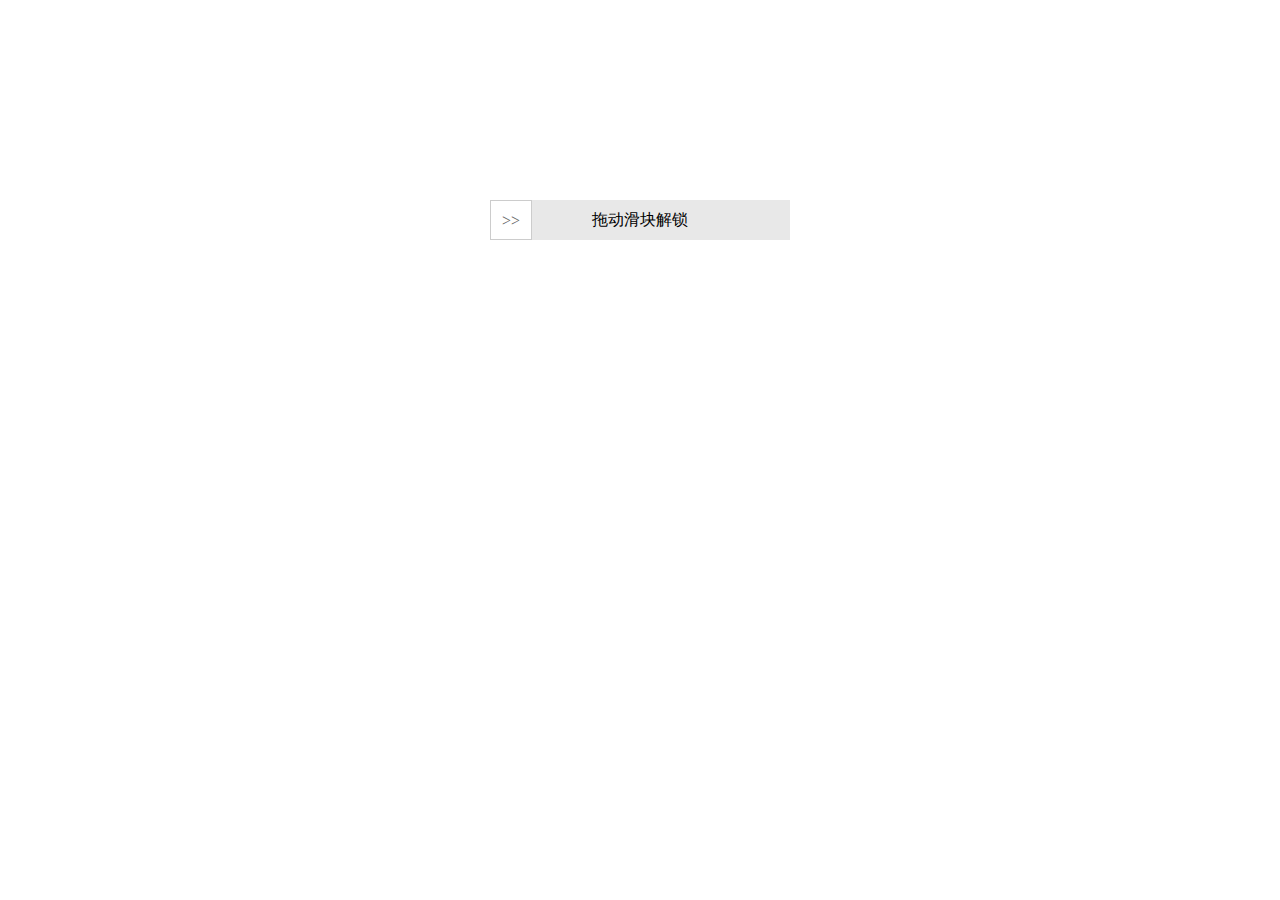
<file: JS案例/滑块托块认证/index.html>
<!doctype html>
<html lang="en">
 <head>
 <!DOCTYPE html>
<html lang="en">
<head>
    <meta charset="UTF-8">
    <title>滑块验证解锁</title>
    <style>
        .drag{
            width: 300px;
            height: 40px;
            line-height: 40px;
            background-color: #e8e8e8;
            position: relative;
            margin: 200px auto;
        }
        .bg{
            width:40px;
            height: 100%;
            position: absolute;
            background-color: #75CDF9;
        }
        .text{
            position: absolute;
            width: 100%;
            height: 100%;
            text-align: center;
            user-select: none;
        }
        .btn{
            width:40px;
            height: 38px;
            position: absolute;
            border:1px solid #ccc;
            cursor: move;
            font-family: "宋体";
            text-align: center;
            background-color: #fff;
            user-select: none;
            color:#666;
        }
    </style>
</head>
<body>
    <div class="drag">
        <div class="bg"></div>
        <div class="text" onselectstart="return false;">拖动滑块解锁</div>
        <div class="btn">&gt;&gt;</div>
    </div>
    <script>
        //一、定义一个获取DOM元素的方法
        var $ = function(selector){
                return  document.querySelector(selector);
            },
            box = $(".drag"),//容器
            bg = $(".bg"),//背景
            text = $(".text"),//文字
            btn = $(".btn"),//滑块
            success = false,//是否通过验证的标志
            distance = box.offsetWidth - btn.offsetWidth;//滑动成功的宽度（距离）

        //二、给滑块注册鼠标按下事件
        btn.onmousedown = function(e){

            //1.鼠标按下之前必须清除掉后面设置的过渡属性
            btn.style.transition = "";
            bg.style.transition ="";

            //说明：clientX 事件属性会返回当事件被触发时，鼠标指针向对于浏览器页面(或客户区)的水平坐标。

            //2.当滑块位于初始位置时，得到鼠标按下时的水平位置
            var e = e || window.event;
            var downX = e.clientX;

            //三、给文档注册鼠标移动事件
            document.onmousemove = function(e){

                var e = e || window.event;
                //1.获取鼠标移动后的水平位置
                var moveX = e.clientX;

                //2.得到鼠标水平位置的偏移量（鼠标移动时的位置 - 鼠标按下时的位置）
                var offsetX = moveX - downX;

                //3.在这里判断一下：鼠标水平移动的距离 与 滑动成功的距离 之间的关系
                if( offsetX > distance){
                    offsetX = distance;//如果滑过了终点，就将它停留在终点位置
                }else if( offsetX < 0){
                    offsetX = 0;//如果滑到了起点的左侧，就将它重置为起点位置
                }

                //4.根据鼠标移动的距离来动态设置滑块的偏移量和背景颜色的宽度
                btn.style.left = offsetX + "px";
                bg.style.width = offsetX + "px";

                //如果鼠标的水平移动距离 = 滑动成功的宽度
                if( offsetX == distance){

                    //1.设置滑动成功后的样式
                    text.innerHTML = "验证通过";
                    text.style.color = "#fff";
                    btn.innerHTML = "&radic;";
                    btn.style.color = "green";
                    bg.style.backgroundColor = "lightgreen";

                    //2.设置滑动成功后的状态
                    success = true;
                    //成功后，清除掉鼠标按下事件和移动事件（因为移动时并不会涉及到鼠标松开事件）
                    btn.onmousedown = null;
                    document.onmousemove = null;

                    //3.成功解锁后的回调函数
                    setTimeout(function(){
                        alert('解锁成功！');
                    },100);
                }
            }

            //四、给文档注册鼠标松开事件
            document.onmouseup = function(e){

                //如果鼠标松开时，滑到了终点，则验证通过
                if(success){
                    return;
                }else{
                    //反之，则将滑块复位（设置了1s的属性过渡效果）
                    btn.style.left = 0;
                    bg.style.width = 0;
                    btn.style.transition = "left 1s ease";
                    bg.style.transition = "width 1s ease";
                }
                //只要鼠标松开了，说明此时不需要拖动滑块了，那么就清除鼠标移动和松开事件。
                document.onmousemove = null;
                document.onmouseup = null;
            }


        }
    </script>
</body>
</html>
</file>
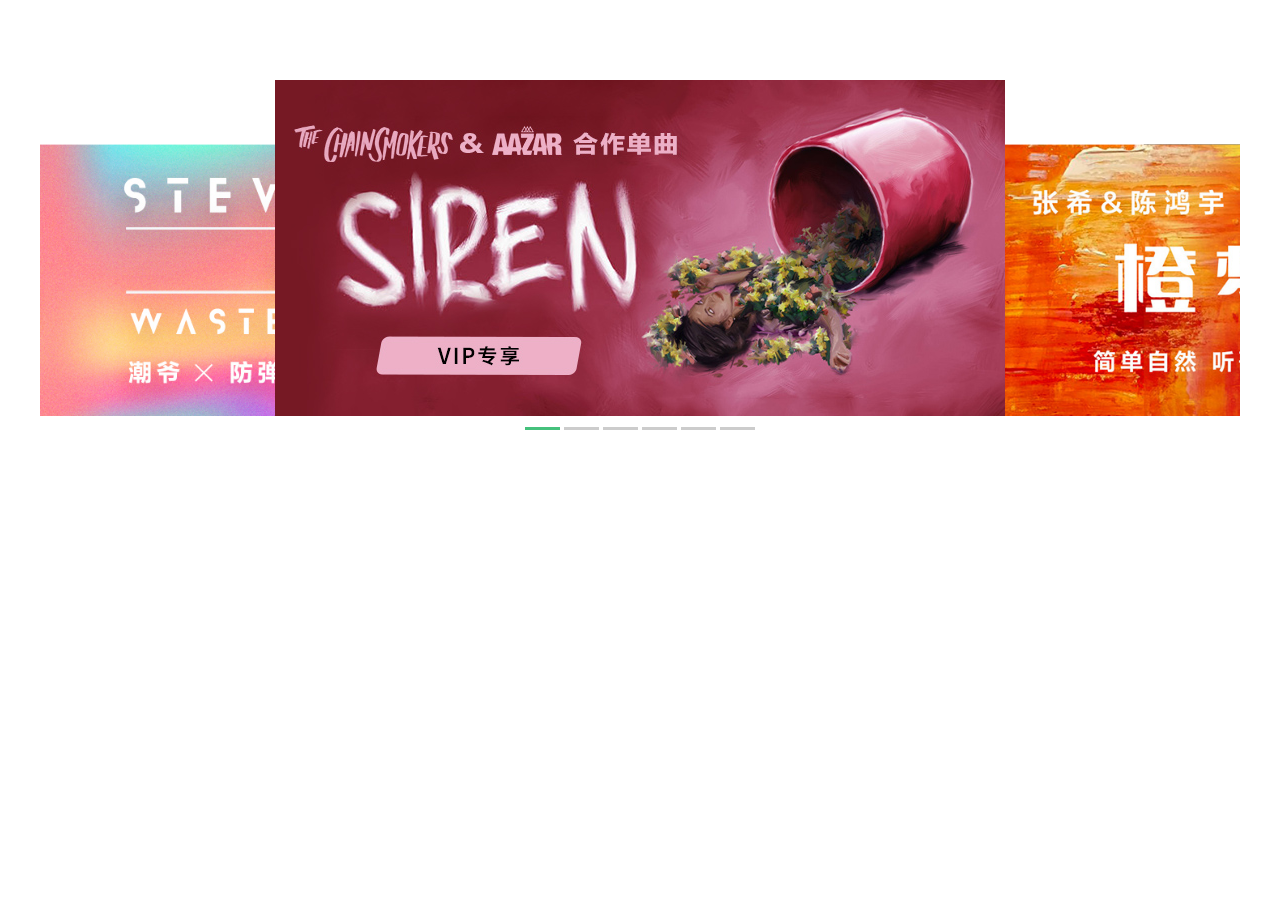
<file: JS案例/网易云音乐轮播图/index.html>
<!doctype html>
<html lang="en">
 <head>
  <meta charset="UTF-8">
  <title>网易云轮播图</title>
  <style>
  *{
     padding: 0;
     margin: 0;
  }
  ul{
     padding-left: 0;
  }
  li{
     list-style: none;
  }
  .wangyi{
     width: 1200px;
	 height: 367px;
	 /*background-color: red;*/
	 margin: 80px auto 0;
  }
  .imglist{
     width: 1200px;
     height: 336px;
	 /*background-color: green;*/
  }
  .lineb{
     width: 1200px;
	 height: 31px;
	 /*background-color: blue;*/
	 text-align: center
  }
  ul{
     overflow: hidden;
	 position: relative;
	 width: 100%;
	 height: 100%;
  }
  li{
     position: absolute;
	 transition: 0.5s;
  }
  .list1{
     z-index:1;
     transform: scale(0.81);
	 transform-origin:0% 100%;
  }
  .list2{
     transform: translateX(235px);  
	 z-index:2;
  }
  .list3{
     transform: translateX(730px) scale(0.81);
	 z-index:1;
	 transform-origin:100% 100%;
  }
  .list4{
     transform: translateX(965px) scale(0.81);
	 transform-origin:100% 100%;
  }
  .list5{
     transform: translateX(1200px) scale(0.81);
	 transform-origin:100% 100%;
  }
  .list6{
     transform: translateX(1435px) scale(0.81);
	 transform-origin:100% 100%;
	 
  }
  span{
     display: inline-block;
	 width: 35px;
	 height: 3px;
	 background-color: #ccc;
  }
  </style>
 </head>
 <body>
    <div class="wangyi">
	   <div class="imglist">
	      <ul>
		     <li class="list1"><img src="images/1.jpg" alt=""></li>
			 <li class="list2"><img src="images/2.jpg" alt=""></li>
			 <li class="list3"><img src="images/3.jpg" alt=""></li>
			 <li class="list4"><img src="images/4.jpg" alt=""></li>
			 <li class="list5"><img src="images/5.jpg" alt=""></li>
			 <li class="list6"><img src="images/6.jpg" alt=""></li>
		  </ul>
	   </div>
	   <div class="lineb">
	       <span></span>
		   <span></span>
		   <span></span>
		   <span></span>
		   <span></span>
		   <span></span>
	   </div>
	</div>
	<script>
	    //获取线型的按钮元素
	    var lineB = document.querySelectorAll(".lineb span");
		//获取li元素
		var aLi = document.querySelectorAll(".imglist ul li");
		var index = 0;
		var nameList = ["list1", "list2", "list3", "list4", "list5", "list6"];

		function setLineColor() {
		    for(var i=0; i<6; i = i + 1) {
				lineB[i].style.backgroundColor = "#ccc";
			}
			lineB[index].style.backgroundColor = "#45c17c";
		}
		setLineColor();//执行函数

		function nextPic() {//向下翻页
			nameList.unshift(nameList[5]);//把最后一个复制并塞到第一个位置
			nameList.pop();//把最后一个给删除掉
			for(var i=0; i<6; i = i + 1) {
				aLi[i].setAttribute("class", nameList[i]);//重新
			}
			index = index + 1;//让下一个按钮的颜色 发生变化
			if(index > 5) {
				index = 0;
			}
			setLineColor();//执行
		}

		function prePic() {//向上翻页
			nameList.push(nameList[0]);//把第一个复制并塞到之后一个位置
			nameList.shift();//把最后一个给删除掉
			for(var i=0; i<6; i = i + 1) {
				aLi[i].setAttribute("class", nameList[i]);//重新
			}
			index = index - 1;//让下一个按钮的颜色 发生变化
			if(index < 0) {
				index = 5;
			}
			setLineColor();//执行
		}

		document.querySelector(".imglist").onclick = function(ev) {
			var ele = ev.target.parentNode;
			if(ele.getAttribute("class") === "list3"){
				nextPic();//向下翻页
			}
			else if (ele.getAttribute("class") === "list1"){
				prePic();
			}
		}

		//定时器自动轮播
		function auto(){
			setInterval(function() {//向下翻页
			    nameList.unshift(nameList[5]);//把最后一个复制并塞到第一个位置
			    nameList.pop();//把最后一个给删除掉
			for(var i=0; i<6; i = i + 1) {
				aLi[i].setAttribute("class", nameList[i]);//重新
			}
			index = index + 1;//让下一个按钮的颜色 发生变化
			if(index > 5) {
				index = 0;
			}
			setLineColor();//执行
		    },3000);
		}
		auto();//自动执行函数
	</script>
 </body>
</html>
</file>
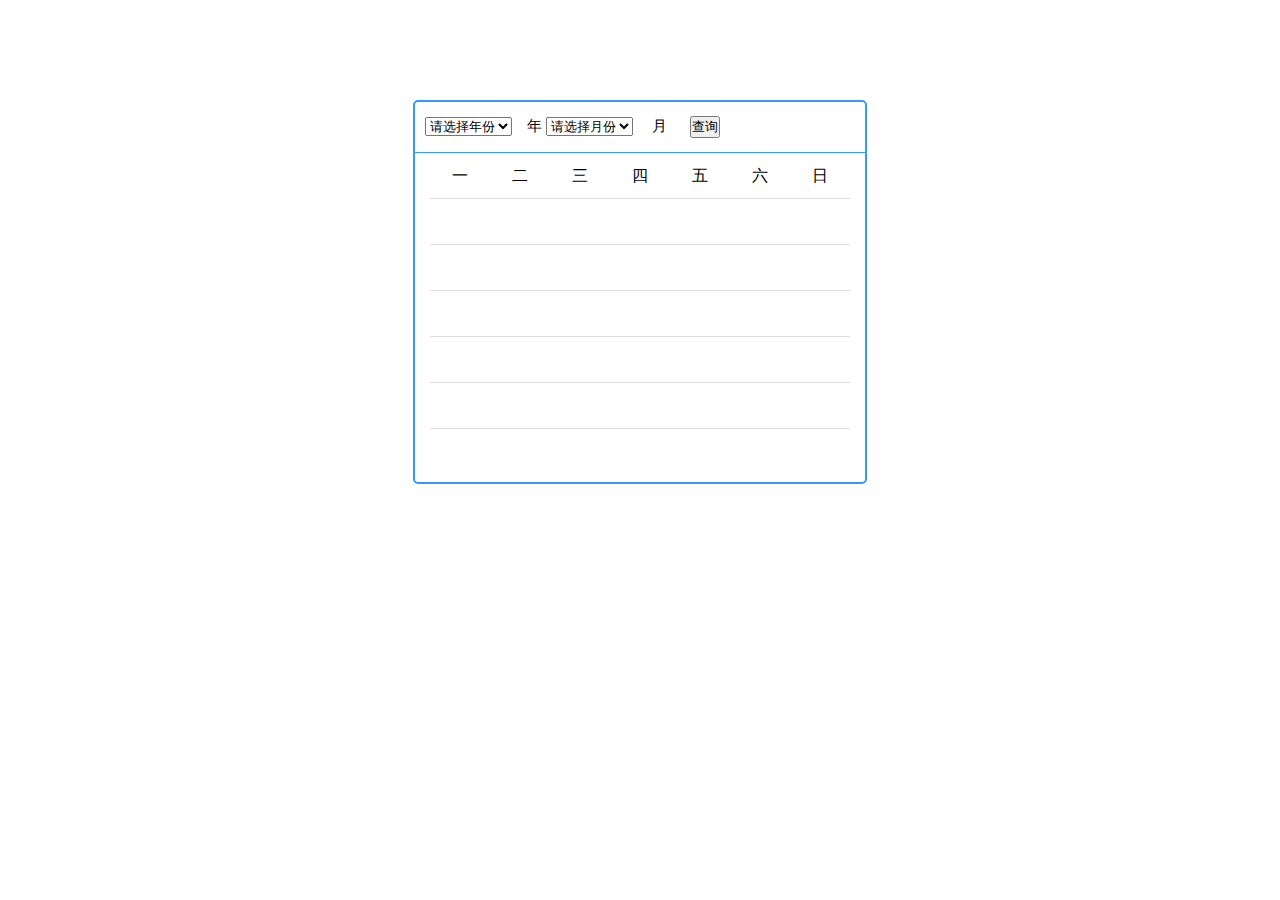
<file: JS案例/万年历特效/demo.html>
<!doctype html>
<html lang="en">
 <head>
  <meta charset="UTF-8">
  <title>万年历特效</title>
 <style type="text/css" media="screen">
 	*{
 		margin: 0px;
 		padding: 0px;
 		list-style: none;
 		font-family: "微软雅黑";
 	}
 	#box{
 		width: 450px;
 		height: 380px;
 		border: 2px solid #39f;
 		margin: 100px auto 0px;
 		border-radius: 5px;
 	}
 	#top{
 		width: 100%;
 		height: 50px;
 		border-bottom: 1px solid #39f;
 		font-size: 15px;
 	}
 	#year{
 		margin: 15px 10px;
 	}
 	#year,#month{
 		text-align: center;
 		margin-right: 15px;
 	}
 	#con{
 		width: 420px;
 		height: 300px;
 		margin: 0px auto 0px;
 	}
 	#con ul.week{
 		width: 420px;
 		height: 45px;
 	}
 	#con ul.week li{
 		width: 60px;
 		height: 45px;
 		line-height: 45px;
 		text-align: center;
 		float: left;
 	}
 	#con ul.week li.weekend{
 		color: red;
 	}
 	#con ul.day li{
 		width: 60px;
 		height: 45px;
 		border-top: 1px solid #ddd;
 		float: left;
 		line-height: 50px;
 		text-align: center;
 		font-size: 20px;
 	}
 </style>
 </head>
 <body>
 	 <div id="box">
     <div id="top">
       <select id="year">
         <option value="">请选择年份</option>
       </select>年
       <select id="month">
         <option value="">请选择月份</option>
       </select>
       月
       <button style="widht:60px;margin-left:20px;" id="inquriy" onclick="query()">查询</button>
     </div>
     <div id="con">
       <ul class="week">
         <li>一</li>
         <li>二</li>
         <li>三</li>
         <li>四</li>
         <li>五</li>
         <li>六</li>
         <li>日</li>
       </ul>
       <ul class="day">
       	<li></li>
       	<li></li>
       	<li></li>
       	<li></li>
       	<li></li>
       	<li></li>
       	<li></li>
       	<li></li>
       	<li></li>
       	<li></li>
       	<li></li>
       	<li></li>
       	<li></li>
       	<li></li>
       	<li></li>
       	<li></li>
       	<li></li>
       	<li></li>
       	<li></li>
       	<li></li>
       	<li></li>
       	<li></li>
       	<li></li>
       	<li></li>
       	<li></li>
       	<li></li>
       	<li></li>
       	<li></li>
       	<li></li>
       	<li></li>
       	<li></li>
       	<li></li>
       	<li></li>
       	<li></li>
       	<li></li>
       	<li></li>
       	<li></li>
       	<li></li>
       	<li></li>
       	<li></li>
       	<li></li>
       	<li></li>
       </ul>
     </div>
   </div>
   <script>
     var oYear = document.getElementById("year");
     var oMonth = document.getElementById("month");
     var oLiList = document.querySelectorAll(".day li");//获取所有的li

     each ({      //月
     	start: 1,
     	end: 12
     },function (i) {
     	var oOption = document.createElement("option");
     	oOption.innerHTML = i;
     	oOption.value = i - 1;
     	oMonth.appendChild(oOption);
     });

     each ({     //年
     	start: 1900,
     	end: 2050
     },function(i) {
     	var oOption = document.createElement("option");
     	oOption.innerHTML = i;
     	oOption.value = i;
     	oYear.appendChild(oOption);
     });
     
     //控制循环次数  控制循环开始值以及结束的值  具体循环做什么
     function each(arg,callback) {
     	var i = arg.start;  //定义开始值
     	var end = arg.end;  //定义结束的值
     	for (; i <= end; i++){
     		callback(i);  //把函数当参数传递   回调函数
     	}
     }

     //自定义一个查询函数
     function query() {
     	//获取下拉列表框的选择值
     	var yearValue = oYear.value;
     	var monthValue = oMonth.value;

     if (! (yearValue = oYear.value)) {
     	return alert("年份或者月份没有选择到"); //跳出函数
     }

     var thisFristDay = new Date(yearValue,monthValue).getDay();

     oLiList.forEach (function(oli) {
     	oli.innerHTML = "";  //清空原有内容
     });

     each({
     	start: 1,
     	end:getMonthData(yearValue,monthValue)
     },function(i){
     	oLiList[thisFristDay + i - 1].innerHTML = i;
     })
     }

     function getMonthData(year,month) {
     	var day = [31,28,31,30,31,30,31,31,30,31,30,31];
     	if((year % 4 == 0) && (year % 100 != 0 || year % 400 ==0))//判断是否为闰年 年份能被4整除  整百年要被400整除
     	{
     		day[1] = 29;  
     	}
     	return day[month];//返回当前月份的下标  表示当月天数
     };
   </script>
 </body>
</html>
</file>
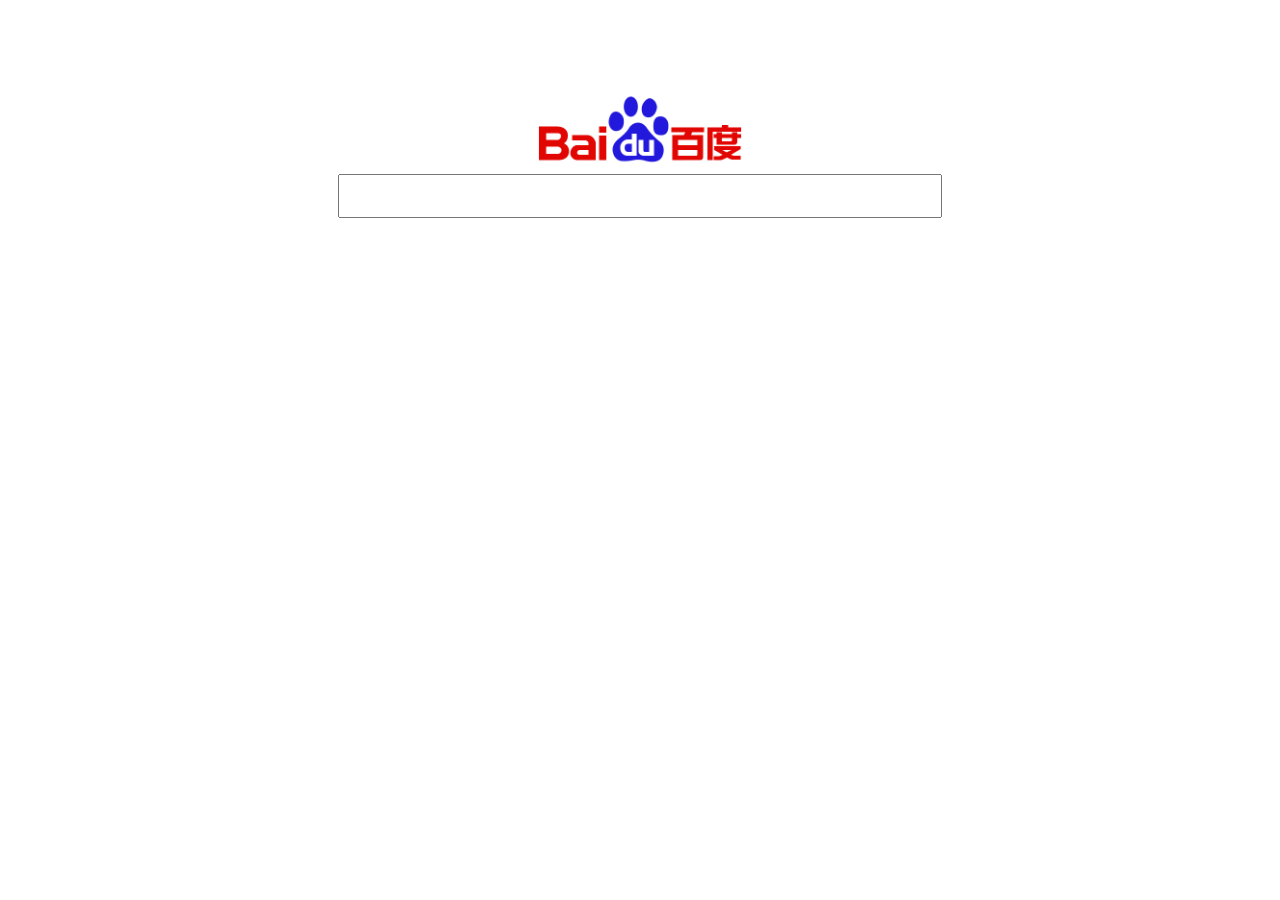
<file: JS案例/仿百度跨域搜索/1.html>
<!doctype html>
<html lang="en">
 <head>
  <meta charset="UTF-8">
  <title>百度跨域搜索</title>
  <style type="text/css" media="screen">
      *{
      	margin: 0;
      	padding: 0;
      }
      ul{
      	list-style-type: none;
      }
      img,input{
      	display: block;
      	margin: auto;
      }
      #logo{
      	margin-top: 50px;
      }
      #text{
      	width: 600px;
      	height: 40px;
      }
      #menu{
      	display: none;
      	width: 602px;
      	height: ;/*高度自适应的，不确定会有几个li*/
      	border: 1px solid #666;
      	margin: 0 auto;
      	border-top: none;
      }
      #menu li{
      	line-height: 30px;
      }
      #menu li:hover{
      	background: #d4d4d4;
      }
  </style>
 </head>
 <body>
 	<img src="./images/bd_logo1.png" width="260" id="logo" alt="">
 	<input type="text" id="text">
 	<ul id="menu">
 		<!-- li的个数和内容 而是根据用户输入关键字的情况 动态的改变-->
 		<!--<li></li>-->
 	</ul>
 	<script>
 		var oText = document.getElementById("text");

 		oText.onkeyup = function() {

 			var val = this.value;//获取输入的文本框内容;

 			var oScript = document.createElement("script");
 			oScript.src = "https://sp0.baidu.com/5a1Fazu8AA54nxGko9WTAnF6hhy/su?wd="+ val +"&cb=Kevin";
 			document.body.appendChild(oScript);
 		}

 		var oMenu = document.getElementById("menu")
 		function Kevin(arg) {
 			oMenu.innerHTML = "";//清除原始的所有数据
 			var data = arg.s;//获取关键词数据
 			//console.log(data);
 			if (data.length == 0)//如果没有搜索关键词
 			{
 				oMenu.style.display = "none";
 				return;//跳出函数
 			}
 			oMenu.style.display = "block";
 			data.forEach(function(el){
 				var oLi = document.createElement("li");
 				oLi.innerText = el;//在li元素里面添加搜索的关键词
 			    oMenu.appendChild(oLi);
 			    oLi.onclick = function() {
 			    	window.location.href = "https:www.baidu.com/s?wd=" + el;
 			    }
 			});//遍历数组
 		}
 	</script>
 </body>
</html>
</file>
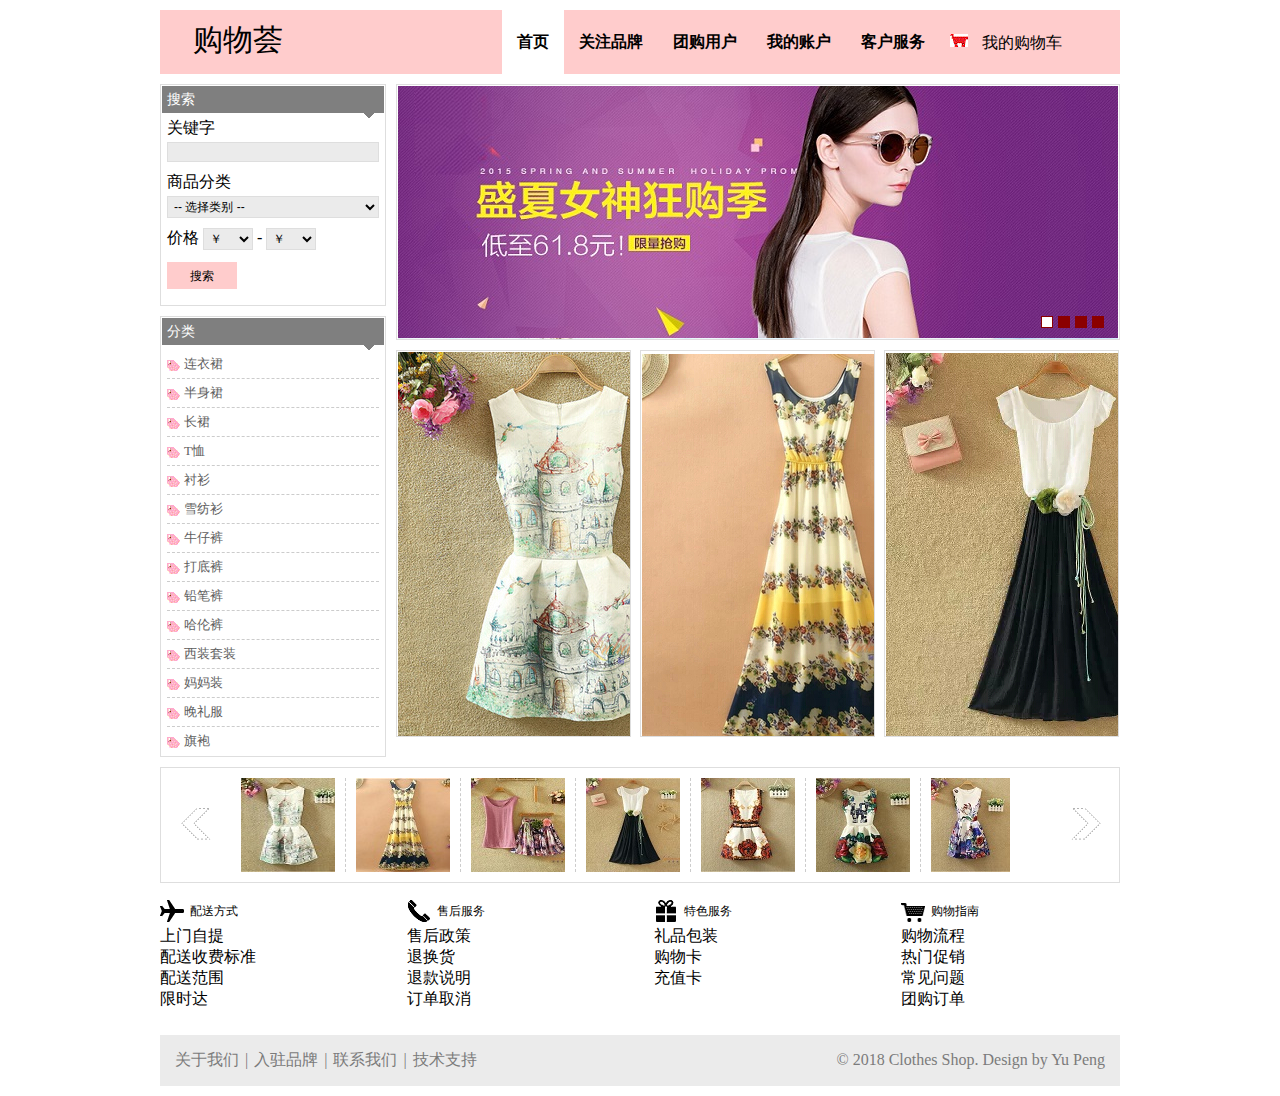
<file: 静态页面/购物网页开发/购物网站开发.html>
<!DOCTYPE html>
<html>
<head>
<meta charset="UTF-8">
	<title>购物网站</title>
	<link rel="stylesheet" type="text/css" href="css/style.css">	
	<link rel="stylesheet" type="text/css" href="css/style-index.css">
</head>
<body>
	
<!-- Shell -->	
<div class="shell">
	
	<!-- 头部 -->	
	<div id="header">
		<h1 id="logo"><div class="fon">购物荟</div></h1>	
		
		<!-- 购物车 -->
		<div id="cart">
			<a href="#" class="cart-link">我的购物车</a>
		</div>
		<!-- 购物车结束 -->
		
		<!-- 导航 -->
		<div id="navigation">
			<ul>
			    <li><a href="#" class="active">首页</a></li>
			    <li><a href="#">关注品牌</a></li>
			    <li><a href="#">团购用户</a></li>
			    <li><a href="#">我的账户</a></li>
			    <li><a href="#">客户服务</a></li>
			</ul>
		</div>
		<!-- 导航结束 -->
	</div>
	<!-- 头部结束 -->
	
	<!-- Main -->
	<div id="main">
		<div class="cl">&nbsp;</div>
		
		<!-- 内容 -->
		<div id="content">
			
			<!-- 滑块 -->
			<div id="slider" class="box">
				<div id="slider-holder">
					<ul>
					    <li><a href="#"><img src="images/slide1.jpg" alt="" /></a></li>
					    <li><a href="#"><img src="images/slide2.jpg" alt="" /></a></li>
					    <li><a href="#"><img src="images/slide3.jpg" alt="" /></a></li>
					    <li><a href="#"><img src="images/slide4.jpg" alt="" /></a></li>
					</ul>
				</div>
				<div id="slider-nav">
					<a href="#" class="active">1</a>
					<a href="#">2</a>
					<a href="#">3</a>
					<a href="#">4</a>
				</div>
			</div>
			<!-- 滑块结束 -->
			
			<!-- 产品 -->
			<div class="products">
				<div class="cl">&nbsp;</div>
				<ul>
				    <li>
				    	<a href="#"><img src="images/clothes1.jpg" alt="" /></a>
				    	
			    	</li>
			    	<li>
				    	<a href="#"><img src="images/clothes2.jpg" alt="" /></a>
				    	
			    	</li>
			    	<li class="last">
				    	<a href="#"><img src="images/clothes3.jpg" alt="" /></a>
				   
			    	</li>
				</ul>
				<div class="cl">&nbsp;</div>
			</div>
			<!-- 产品结束 -->
			
		</div>
		<!-- 内容结束 -->
		
		<!-- 侧边栏 -->
		<div id="sidebar">
			
			<!-- 搜索 -->
			<div class="box search">
				<h2>搜索<span></span></h2>
				<div class="box-content">
					<form action="" method="post">
						
						<label>关键字</label>
						<input type="text" class="field" />
						
						<label>商品分类</label>
						<select class="field">
							<option value="">-- 选择类别 --</option>
                            <option value="">连衣裙</option>
                            <option value="">上衣</option>
                            <option value="">裤子</option>
						</select>
						
						<div class="inline-field">
							<label>价格</label>
							<select class="field small-field">
								<option value="">￥</option>
							</select>
							<label>-</label>
							<select class="field small-field">
								<option value="">￥</option>
							</select>
						</div>
						
						<input type="submit" class="search-submit" value="搜索" />
						
						
	
					</form>
				</div>
			</div>
			<!-- 搜索结束 -->
			
			<!-- 分类 -->
			<div class="box categories">
				<h2>分类 <span></span></h2>
				<div class="box-content">
					<ul>
					    <li><a href="#">连衣裙</a></li>
					    <li><a href="#">半身裙</a></li>
					    <li><a href="#">长裙</a></li>
					    <li><a href="#">T恤</a></li>
					    <li><a href="#">衬衫</a></li>
					    <li><a href="#">雪纺衫</a></li>
					    <li><a href="#">牛仔裤</a></li>
					    <li><a href="#">打底裤</a></li>
					    <li><a href="#">铅笔裤</a></li>
					    <li><a href="#">哈伦裤</a></li>
					    <li><a href="#">西装套装</a></li>
					    <li><a href="#">妈妈装</a></li>
                        <li><a href="#">晚礼服</a></li>
					    <li class="last"><a href="#">旗袍</a></li>
					</ul>
				</div>
			</div>
			<!-- 分类结束 -->
			
		</div>
		<!-- 侧边栏结束 -->
		
		<div class="cl">&nbsp;</div>
	</div>
	<!-- 主要内容结束 -->
	
	<!-- 底部信息 -->
	<div class="side-full">
		
		<!-- 更多产品 -->
		<div class="more-products">
			<div class="more-products-holder">
				<ul>
				    <li><a href="#"><img src="images/small1.jpg" alt="" /></a></li>
				    <li><a href="#"><img src="images/small2.jpg" alt="" /></a></li>
				    <li><a href="#"><img src="images/small3.jpg" alt="" /></a></li>
				    <li><a href="#"><img src="images/small4.jpg" alt="" /></a></li>
				    <li><a href="#"><img src="images/small5.jpg" alt="" /></a></li>
				    <li><a href="#"><img src="images/small6.jpg" alt="" /></a></li>
				    <li><a href="#"><img src="images/small7.jpg" alt="" /></a></li>
				    <li><a href="#"><img src="images/small1.jpg" alt="" /></a></li>
				    <li><a href="#"><img src="images/small2.jpg" alt="" /></a></li>
				    <li><a href="#"><img src="images/small3.jpg" alt="" /></a></li>
				    <li><a href="#"><img src="images/small4.jpg" alt="" /></a></li>
				    <li><a href="#"><img src="images/small5.jpg" alt="" /></a></li>
				    <li><a href="#"><img src="images/small6.jpg" alt="" /></a></li>
				    <li><a href="#"><img src="images/small7.jpg" alt="" /></a></li>
				    <li><a href="#"><img src="images/small1.jpg" alt="" /></a></li>
				    <li><a href="#"><img src="images/small2.jpg" alt="" /></a></li>
				    <li><a href="#"><img src="images/small3.jpg" alt="" /></a></li>
				    <li><a href="#"><img src="images/small4.jpg" alt="" /></a></li>
				    <li><a href="#"><img src="images/small5.jpg" alt="" /></a></li>
				    <li><a href="#"><img src="images/small6.jpg" alt="" /></a></li>
				    <li class="last"><a href="#"><img src="images/small7.jpg" alt="" /></a></li>
				</ul>
			</div>
			<div class="more-nav">
				<a href="#" class="prev">向前</a>
				<a href="#" class="next">向后</a>
			</div>
		</div>
		<!-- 更多产品结束 -->
		
		<!-- 文本信息 -->
		<div class="cols">
			<div class="cl">&nbsp;</div>
			<div class="col">
				<h3 class="ico ico1">配送方式</h3>
				<p>上门自提</p>
                <p>配送收费标准</p>
                <p>配送范围</p>
                <p>限时达</p>
			</div>
			<div class="col">
				<h3 class="ico ico2">售后服务</h3>
				<p>售后政策</p>
                <p>退换货</p>
                <p>退款说明</p>
                <p>订单取消</p>
			</div>
			<div class="col">
				<h3 class="ico ico3">特色服务</h3>
				<p>礼品包装</p>
                <p>购物卡</p>
                <p>充值卡</p>
            </div>
			<div class="col col-last">
				<h3 class="ico ico4">购物指南</h3>
				<p>购物流程</p>
                <p>热门促销</p>
                <p>常见问题</p>
                <p>团购订单</p>
			</div>
			<div class="cl">&nbsp;</div>
		</div>
		<!-- 文本信息结束 -->
		
	</div>
	<!-- 底部信息结束 -->
	
	<!-- 页脚 -->
	<div id="footer">
		<p class="left">
			<a href="#">关于我们</a>
			<span>|</span>
			<a href="#">入驻品牌</a>
			<span>|</span>
			<a href="#">联系我们</a>
			<span>|</span>
			<a href="#">技术支持</a>
		</p>
		<p class="right">
			&copy; 2018 Clothes Shop.
			Design by <a href="#" target="_blank" title="">Yu Peng</a>
		</p>
	</div>
	<!-- 页脚结束 -->
	
</div>	
<!-- End Shell -->
	
	
</body>
</html>
</file>
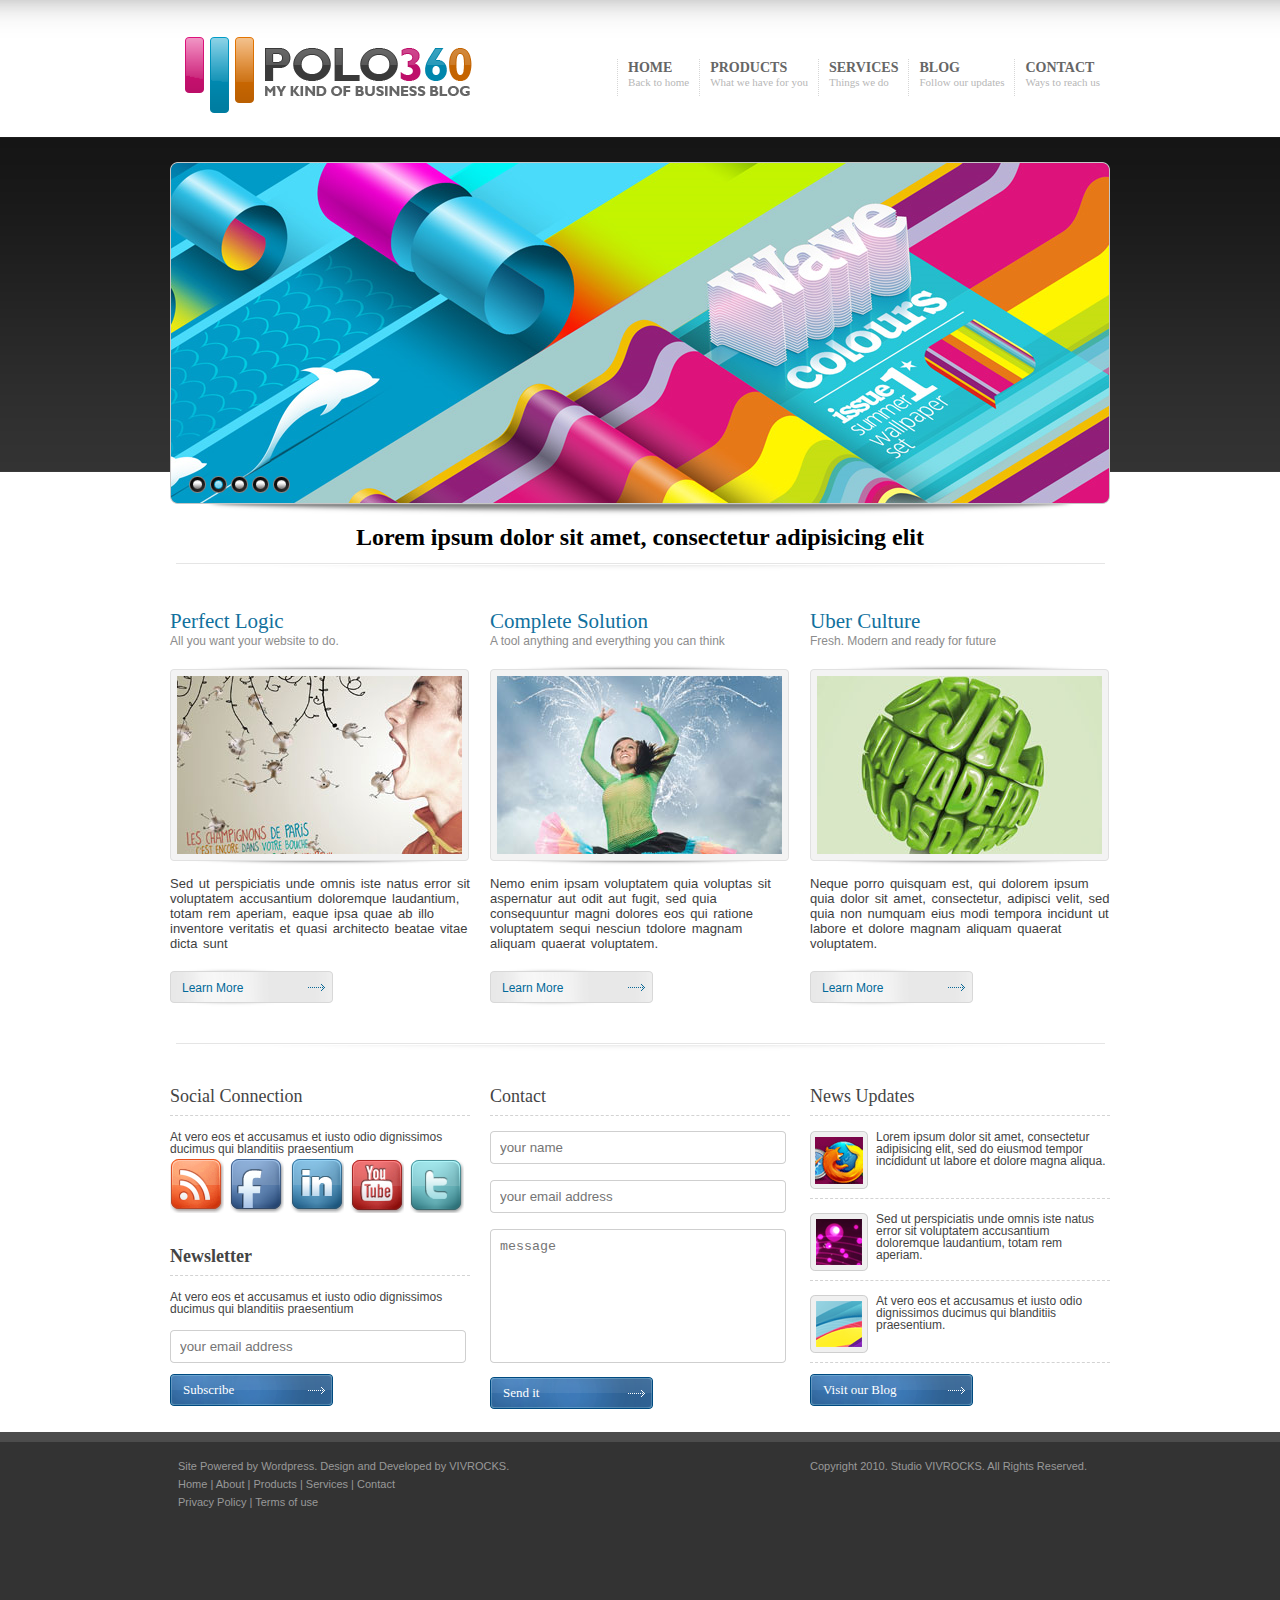
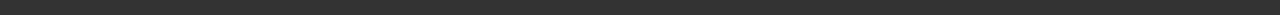
<file: 静态页面/polo-360/Polo-360练习/POLO360练习.html>
<!DOCTYPE html>
<html>
	<head>
		<meta charset="utf-8" />
		<title>POLO360练习</title>
		<!-- 引入reset.css用来清除浏览器的默认样式 -->
		<link rel="stylesheet" type="text/css" href="css/reset-min.css"/>
		<!-- 引入page-index -->
		<link rel="stylesheet" type="text/css" href="css/page-index.css"/>
	</head>
	<body>
	
		
		<!--创建头部div header-->
		<!--header开始-->
		<div class="header w">
			
			<!-- 创建一个导航条 -->
			<ul class="nav">
				<li>
					<a href="#">HOME</a>
					<p>Back to home</p>
				</li>
				<li>
					<a href="#">PRODUCTS</a>
					<p>What we have for you</p>
				</li>
				<li>
					<a href="#">SERVICES</a>
					<p>Things we do</p>
				</li>
				<li>
					<a href="#">BLOG</a>
					<p>Follow our updates</p>
				</li>
				<li>
					<a href="#">CONTACT</a>
					<p>Ways to reach us</p>
				</li>
			</ul>
			<!-- 在div中设置logo -->
			<div class="logo">
				<a href="#" title="一个非常非常好的网站">
					<img src="img/logo.png" alt="网站的logo" />
				</a>
			</div>
		</div>
		<!--header结束-->
		
		<!--banner开始-->
		<div class="banner w">
			<img src="img/banner/banner01.png" alt="这是一个图片" />
			
			<!-- 创建一个div，用于放置导航按钮 -->
			<div class="pointerDiv">
				<a href="#"></a>
				<a class="active" href="#"></a>
				<a href="#"></a>
				<a href="#"></a>
				<a href="#"></a>
			</div>
		</div>
		<!--banner结束-->
		
		<!--content开始-->
		<div class="content w clearfix">
			<h1>Lorem ipsum dolor sit amet, consectetur adipisicing elit</h1>
			<!-- 放置内容的三个div -->
			<div class="pl">
				<h2>Perfect Logic</h2>
				<p class="p1">All you want your website to do.</p>
				<!-- 创建图片的div -->
				<div class="imgDiv">
					<img src="img/pic/pic1.jpg" alt="小男孩" />
				</div>
				
				<p class="p2">
					Sed ut perspiciatis unde omnis iste natus error sit voluptatem accusantium doloremque laudantium, totam rem aperiam, eaque ipsa quae ab illo inventore veritatis et quasi architecto beatae vitae dicta sunt 
				</p>
				
				<a class="lm" href="#">Learn More</a>
			</div>
			
			
			<div class="cs">
				<h2>Complete Solution</h2>
				<p class="p1">A tool anything and everything you can think</p>
				<!-- 创建图片的div -->
				<div class="imgDiv">
					<img src="img/pic/pic2.jpg" alt="小女孩" />
				</div>
				
				<p class="p2">
					Nemo enim ipsam voluptatem quia voluptas sit aspernatur aut odit aut fugit, sed quia consequuntur magni dolores eos qui ratione voluptatem sequi nesciun tdolore magnam aliquam quaerat voluptatem.
				</p>
				
				<a class="lm" href="#">Learn More</a>
			</div>
			
			
			<div class="uc">
				<h2>Uber Culture</h2>
				<p class="p1">Fresh. Modern and ready for future</p>
				<!-- 创建图片的div -->
				<div class="imgDiv">
					<img src="img/pic/pic3.jpg" alt="大绿球" />
				</div>
				
				<p class="p2">
					Neque porro quisquam est, qui dolorem ipsum quia dolor sit amet, consectetur, adipisci velit, sed quia non numquam eius modi tempora incidunt ut labore et dolore magnam aliquam quaerat voluptatem.
				</p>
				
				<a class="lm" href="#">Learn More</a>
				
			</div>
		</div>
		<!--content结束-->
		
		<!--contact开始-->
		<div class="contact w clearfix">
			<!-- 创建三栏div -->
			<div class="sc">
				<h2>Social Connection</h2>
				<!-- 设置段落 -->
				<p class="p1">At vero eos et accusamus et iusto odio dignissimos ducimus qui blanditiis praesentium</p>
				<!-- 设置小图标的div -->
				<div class="icon">
					<a href="#"><img src="img/rss.png" /></a>
					<a href="#"><img src="img/fb.png" /></a>
					<a href="#"><img src="img/in.png" /></a>
					<a href="#"><img src="img/yt.png" /></a>
					<a href="#"><img src="img/tw.png" /></a>
				</div>
				
				<h2 class="nl">Newsletter</h2>
				
				<p class="p1">At vero eos et accusamus et iusto odio dignissimos ducimus qui blanditiis praesentium</p>
				
				<!-- 创建一个表单 -->
				<form action="#">
					<input class="txt" type="text" placeholder="your email address" />
					<button class="btn">Subscribe</button>
				</form>
				
			</div>
			
			<!-- 联系栏中间 -->
			<div class="co">
				<!-- 创建一个标题 -->
				<h2>Contact</h2>
				<!-- 创建一个表单 -->
				<form action="#">
					<input class="txt" type="text" placeholder="your name"  />
					<input class="txt" type="text" placeholder="your email address" />
					<textarea class="tarea" placeholder="message"></textarea>
					<button class="btn">Send it</button>
				</form>
			</div>
			
			<div class="nu">
				<h2>News Updates</h2>
				<p>
					<img src="img/pic/1.gif"/>
					Lorem ipsum dolor sit amet, consectetur adipisicing elit, sed do eiusmod tempor incididunt ut labore et dolore magna aliqua.
				</p>
				<p>
					<img src="img/pic/2.gif"/>
					Sed ut perspiciatis unde omnis iste natus error sit voluptatem accusantium doloremque laudantium, totam rem aperiam.
				</p>
				<p class="no-margin">
					<img src="img/pic/3.gif"/>
					At vero eos et accusamus et iusto odio dignissimos ducimus qui blanditiis praesentium.
				</p>
				<button class="btn">Visit our Blog</button>
			</div>
			
		</div>
		<!--contact结束-->
		
		<!--footer开始-->
		<div class="footer">
			<div class="w">
				<p class="copy">Copyright 2010. Studio VIVROCKS. All Rights Reserved.</p>
				<p>Site Powered by Wordpress. Design and Developed by VIVROCKS.</p>
				<p><a href="#">Home</a>  | <a href="#">About</a> | <a href="#">Products</a> | <a href="#">Services</a> | <a href="#">Contact</a></p>
				<p><a href="#">Privacy Policy</a> | <a href="#">Terms of use</a></p>
			</div>
		</div>
		<!--footer结束-->
		
	</body>
</html>
</file>
<file: 静态页面/购物网页开发/css/style.css>
body,div,dl,dt,dd,ul,ol,li,h1,h2,h3,h4,h5,h6,pre,code,form,fieldset,legend,input,textarea,p,blockquote,th,td{margin:0;padding:0}
table{border-collapse:collapse;border-spacing:0}
fieldset,img{border:0}
address,caption,cite,code,dfn,em,strong,th,var{font-style:normal;font-weight:normal}
ol,ul{list-style:none}
caption,th{text-align:left}
h1,h2,h3,h4,h5,h6{font-size:100%;font-weight:normal}
q:before,q:after{content:''}
abbr,acronym{border:0;font-variant:normal}
sup{vertical-align:text-top}
sub{vertical-align:text-bottom}
input,textarea,select{font-family:inherit;font-size:inherit;font-weight:inherit}
input,textarea,select{*font-size:100%}
</file>
<file: 静态页面/购物网页开发/css/style-index.css>
/**{    /*清除页面原有样式*/
   padding:0;    /*内边距属性为0*/
   margin:0;     /*设置外边距为0*/
   outline:0;    /*设置轮廓为0*/
}*/
body{
	background:#fff url(../images/body.gif) repeat-x 0 0; /*设置背景颜色，图片，水平不重复图像*/
	font-family: "Trebuchet MS", Arial, sans-serif; /*设置body页面字体样式*/
	font-size:12px;   /*设置字体大小为12px*/
	line-height:16px;  /*设置行间距为16px*/
	color:#636363;     /*设置字体颜色*/
}
input, textarea, select { 
	font-family: "Trebuchet MS", Arial, sans-serif; 
	font-size:12px;
}   /*设置表单字体样式*/

.field { 
	background:#ebebeb;    /*设置颜色*/
	border:solid 1px #dedede; /*设置实线边框，1px，边框颜色*/
	padding:2px;   /*内边距属性为2px*/
}/*设置表单中单行文本框样式*/

a img { 
	border:0; 
}/*设置超链接和图片不显示边框*/

a { 
	text-decoration: underline; /*定义文本下的一条线*/
}/*设置超链接样式*/
a:hover { 
	text-decoration: none;   /*定义标准文本*/
}
.left, .alignleft { 
	float:left;    /*往左浮动*/
	display:inline;  /*设置块元素转换为行内元素*/
}/*设置统一浮动方式和块元素转换为行内元素，以便代码中需要时使用*/
.right, .alignright { 
	float:right;   /*往右浮动*/
	display:inline;  /*设置块元素转换为行内元素*/
}
.cl { 
	font-size:0;   /*设置字体大小*/
	line-height:0; /*设置行间距*/
	clear:both;    /*设置在左右两侧均不允许浮动元素*/
	display:block; /*设置为块元素*/
	height:0;      /*高为0*/ 
	}/*用于增加元素清除浮动对父元素的影响*/

.al { text-align: left; }  /*设置把文本排列到左边*/
.ar { text-align: right; } /*设置把文本排列到右边*/
.ac { text-align: center; } /*设置把文本排列到中间*/

h2 { 
	font-size:14px; /*设置字体大小为14px*/
	line-height:16px;   /*设置行间距为16px*/
}
h3 { 
	font-size:12px;   /*设置字体大小为12px*/ 
	line-height:14px;  /*设置行间距为14px*/
	color:#000;        /*设置颜色*/
}
h4 { 
	font-size:12px;    /*设置字体大小为12px*/ 
	line-height:14px;  /*设置行间距为14px*/
	color:#000;        /*设置颜色*/
}
.shell { 
	width:960px;   /*设置宽为960px*/ 
	margin:0 auto;   /*上下外边距为0，左右居中*/
	padding:10px;    /*设置内边距为10px*/
	background:#fff;   /*设置背景颜色*/
}
#header { 
	height:64px;    /*设置高为64px*/ 
	background-color:#FFCCCC;   /*设置背景颜色*/
	position:relative;      /*设置生成相对定位*/
}
#logo { 
	font-size:30px;  /*字体大小为30px*/ 
	color:#000000;   /*设置颜色*/
	line-height:20px; /*设置行高*/
	width:156px;    /*设置宽为156px*/
	height:64px;    /*设置高为64px*/
	float:left;     /*设置往左浮动*/
	text-align:center; /*定义文本排列到中间*/
}   /*logo向左浮动*/
.fon{
	margin:20px auto;   /*设置上下外边距为20px，左右居中*/
}
#cart { 
	float:right;   /*设置往右浮动*/
	width:160px;   /*设置宽为160px*/
	top:0; right:0;  /**/
	height:51px;   /*设置高为51px*/
	background-color:#FFCCCC;   /*设置背景颜色*/
	color:#000000;    /*设置颜色*/
	padding:13px 10px 0 10px;   /*设置上内边距13px，右10px，下0px，左10px*/
	white-space:nowrap;  /*浏览器忽略空白*/
	line-height:40px;   /*设置行高为40px*/
}  /*购物车向右浮动*/
a.cart-link { 
	color:#000000;    /*设置颜色*/
	background:url(../images/cart-link.gif) no-repeat 0 0; /*设置背景图片，图片定位，不平铺*/
	padding:0 0 0 32px;   /*设置内边距上右下为0，左为32px*/
	text-decoration: none;  /*定义标准的文本*/
}
a.cart-link:hover { 
	text-decoration: underline;  /*定义文本下的一条线*/
}
#navigation { 
	float:right;   /*往右浮动*/
	white-space:nowrap;  /*定义文本不会换行，文本会在在同一行上继续，直到遇到 <br> 标签为止。*/
}/*导航向右浮动*/
#navigation ul{ 
	list-style-type: none;  /*设置列表无标记*/ 
	height:64px;      /*高为64px*/
	font-weight: bold;   /*定义粗体字符*/
	float:left;   /*往左浮动*/
}
#navigation ul li{ 
	float:left;    /*往左浮动*/
	display:inline;   /*设置块元素转换为行内元素**/
}
#navigation ul li a{ 
	float:left;    /*往左浮动*/
	height:64px;   /*高为64px*/
	line-height:64px;  /*设置行高为64px*/
	text-decoration: none;  /*定义标准的文本*/
	color:#000000;         /*设置颜色*/
	padding:0 15px;     /*定义内边距上下为0，左右为15px*/
}
#navigation ul li a.active,
#navigation ul li a:hover{ 
	background:#fff;
}/*悬停和单击时背景颜色是白色*/
#main { 
	padding:10px 0 0 0;  /*设置内边距上为10px，右下左为0*/ 
}

#sidebar { 
	float:left;   /*往左浮动*/ 
	width:226px;  /*宽为226px*/
}  /*左侧内容左浮动*/
#content { 
	float:right;  /*往右浮动*/
	width:724px;  /*宽为724px*/
}   /*右侧内容右浮动*/


.box { 
	padding:1px;    /*设置内边距大小为1px*/ 
	border:solid 1px #dedede;   /*设置实线边框，1px，颜色*/
	margin-bottom:10px;   /*设置下外边距为10px*/
}
.box h2{ 
	background:#7f7f7f; /*背景颜色*/
	color:#fff;      /*字体颜色*/
	font-weight: normal;  /*定义标准字符*/
	padding:0 5px;      /*设置内边距大小为上下为0，左右为5px*/
	position:relative;   /*生成相对定位*/
	height:27px;        /*高为27px*/
	line-height:27px;    /*行高为27px*/
}
.box h2 span{ 
	position:absolute;   /*生成绝对定位*/
	width:10px;         /*宽为10px*/
	height:5px;         /*高为5px*/
	background:url(../images/h2-arr.gif);/*背景图片*/ 
	top:27px; right:10px;   /*上边27px，右边10px*/
	font-size:0;    /*字体大小为0*/
	line-height:0;} /*行高为0*/
.box-content { 
	padding:5px;   /*设置内边距大小为5px*/
}
a.bul { 
	background:url(../images/bul.gif) no-repeat 0 center;  /*设置背景图片，不平铺*/
	padding-left:10px;   /*设置内边距左边大小为10px*/
}

#slider { 
	height:252px;      /*高为252px*/
	position:relative;  /*生成相对定位*/
	overflow:hidden;    /*定义内容会被修剪，并且其余内容是不可见的*/   
}
#slider-holder { 
	width:720px;    /*宽为720px*/
	height:252px;    /*高为252px*/
	position:relative;   /*生成相对定位*/
}
#slider-holder .jcarousel-clip{ 
	width:720px;     /*宽为720px*/
	height:252px;    /*高为252px*/
	position:relative; /*生成相对定位*/
}
#slider-holder ul{ 
	width:720px;     /*宽为720px*/
	height:252px;    /*高为252px*/
	position:relative; /*生成相对定位*/
	list-style-type: none;   /*列表样式无标记*/
}
#slider-holder ul li{ 
	width:720px;     /*宽为720px*/
	height:252px;    /*高为252px*/
	position:relative;   /*生成相对定位*/
	float:left;     /*往左浮动*/
}
#slider-nav { 
	position:absolute;    /*生成绝对定位*/
	top:231px;            /*上边231px*/
	left:644px;           /*左边644px*/
	z-index:2;            /**/
}
#slider-nav a{ 
	font-size:0;       /*字体大小为0*/
	line-height:0;     /*行高为0*/
	text-indent: -4000px;  /*文本块中首行文本缩进-4000px*/ 
	width:10px;     /*宽为10px*/
	height:10px;    /*高为10px*/
	border:solid 1px #8b0000;   /*设置边框为实线，1px，边框颜色*/
	background:#8b0000;     /*背景颜色*/
	float:left;          /*往左浮*/
	margin-right:5px;    /*设置右外边距为5px*/
}/*设置text-indent负值是使得页面中的文字不被显示*/
#slider-nav a:hover,
#slider-nav a.active { 
	background:#fff;     /*设置背景色*/
}
.products {}      /*产品按照无序列表的方式排列*/
.products ul{ 
	list-style-type: none;  /*设置列表无标记*/
}
.products ul li{ 
	position:relative; /*生成相对定位*/
	padding:1px;       /*设置内边距大小为1px*/
	border:solid 1px #dedede;   /*设置实线边框，1px，边框颜色*/
	float:left;   /*往左浮动*/
	width:231px;  /*宽为231px*/
	margin-right:9px; /*设置右外边距为9px*/
	height:383px;    /*设置高为383px*/
	overflow:hidden;  /*设置内容会被修剪，并且其余内容是不可见的*/
}
.products ul li.last{ 
	margin-right:0;    /*设置右外边距为0*/ 
}   /*设置无序列表中最后一项的右内边距*/

.search label { 
	display:block;    /*转换为块级元素*/
	padding-bottom:3px;   /*设置内边距下大小为3px*/
}
.search .field { 
	display:block;   /*转换为块级元素*/ 
	margin-bottom:10px;  /*设置下外边距为10px*/
}
.search .inline-field label { 
	display:inline;    /*转换为行内元素*/
	padding:0;         /*设置填充大小为0*/
}
.search .inline-field .field { 
	display:inline;    /*转换为行内元素*/ 
	margin:0;          /*设置外边距为0*/
}
.search input.field { 
	width:206px;      /*设置宽为206px*/ 
}
.search select.field { 
	width:212px;      /*设置宽为212px*/ 
}
.search select.small-field { 
	width:50px;       /*设置宽为50px*/ 
}
.search-submit { 
	width:70px;       /*设置宽为70px*/
	background:#FFCCCC;  /*设置背景颜色*/
	border:0;            /*设置边框为0*/
	color:#000000;       /*字体颜色*/
	height:27px;         /*高为27px*/
	display:block;       /*转换为块级元素*/
	line-height:26px;     /*行高为26px*/
	margin:12px 0 10px 0;   /*设置上外边距为12px，左右0px，下10px*/
}
.categories ul { 
	list-style-type: none;   /*设置列表样式为无*/ 
	font-size:13px;          /*设置字体大小为13px*/
}   /*产品分类使用无序列表*/
.categories ul li{ 
	border-bottom:dashed 1px #ccc;  /*设置底部虚线边框样式，1px，边框颜色 */
	padding:5px 0;         /*设置上下内边距大小为5px，左右内边距大小为0px*/
}
.categories ul li.last{ 
	border-bottom:0;      /*设置底部边框为0*/
	padding-bottom:0;    /*设置底部内边距大小为0*/
}
.categories ul li a{ 
	color:#5f5f5f;       /*字体颜色*/
	text-decoration: none;   /*定义标准文本*/
	background:url(../images/cat.gif) no-repeat 0 4px;  /*背景图片，不平铺，上下为0，左右4px*/
	padding-left:17px;       /*设置左部内边距大小为17px*/
}
.categories ul li a:hover{ 
	color:#8b0000;     /*设置颜色*/
}
.more-products { 
	border:solid 1px #dedede;   /*设置边框为实线，1px，边框颜色*/
	position:relative;    /*生成相对定位*/
	height:114px;         /*高为114px*/
	overflow:hidden;      /*设置内容会被修剪，并且其余内容是不可见的*/
}
.more-products ul{ 
	list-style-type: none;   /*定义列表样式为无*/
	height:94px;        /*高为94px*/
	position:relative;  /*生成相对定位*/
	width:805px;       /*宽为805*/
}  
.more-products ul li{ 
	float:left;     /*往左浮动*/
	width:94px;     /*宽为94px*/
	height:94px;    /*高为94px*/
	border-right:dashed 1px #ccc;  /*定义右边边框为虚线，1px，边框颜色*/
	padding:0 10px;   /*定义上下内边距大小为0，左右内边距大小为10px*/
}
.more-products ul li.last{ 
	border-right:0;      /*定义右边边框为0*/ 
}
.more-products-holder { 
	width:804px;   /*设置宽为804px*/ 
	height:94px;   /*设置高为94px*/
	position:relative;  /*生成相对定位*/
	overflow:hidden;   /*设置内容会被修剪，并且其余内容是不可见的*/
	top:10px;     /*往上10px*/
	left:70px;    /*往左70px*/
}
.more-products-holder .jcarousel-clip{ 
	width:804px;   /*设置宽为804px*/
	height:94px;   /*设置高为94px*/
	position:relative;  /*生成相对定位*/
	overflow:hidden;   /*设置内容会被修剪，并且其余内容是不可见的*/
}
.more-nav { 
	font-size:0;   /*字体大小为0*/ 
	line-height:0;  /*行高为0*/
}
.more-nav a{ 
	position:absolute;  /*生成绝对定位*/
	top:40px;     /*往上40px*/
	left:0;       /*往左0*/
	width:30px;   /*宽为30px*/
	height:32px;  /*高为32px*/
	text-indent: -4000px;    /*文本块中首行文本缩进-4000px*/
	z-index:3;
}/*设置text-indent负值是使得页面中的文字不被显示*/
.more-nav a.next{ 
	background:url(../images/next.gif);   /*设置图片*/
	left:910px;                  /*往左910px*/
}
.more-nav a.prev{       
	background:url(../images/prev.gif);    /*设置图片*/
	left:20px;                   /*往左20px*/
}
.cols { 
	padding:15px 0;          /*设置上下内边距大小为15px，左右为0*/ 
}
.col { 
	float:left;            /*往左浮动*/
	display:inline;        /*转换为行内元素*/
	width:217px;           /*宽为217px*/
	margin-right:30px;     /*设置右外边距为30px*/
}/*文本中的每一块都向左浮动*/
.col-last { 
	margin-right:0;      /*设置右外边距为0*/
}
h3.ico { 
	background-repeat:no-repeat;   /*设置背景图像将仅显示一次*/
	background-position:0 2px;     /*设置背景图片上下内边距大小为0，左右内边距大小为2px*/
	padding:6px 0 8px 30px;       /*设置上内边距大小为6px，右内边距大小为0，下内边距大小为8px，左内边距大小为30px*/
}
h3.ico1 { background-image:url(../images/ico1.gif);}
h3.ico2 { background-image:url(../images/ico2.gif);}
h3.ico3 { background-image:url(../images/ico3.gif);}
h3.ico4 { background-image:url(../images/ico4.gif);}
#footer { 
	height:51px;   /*高为51px*/
	background:#ebebeb;   /*设置背景颜色*/
	white-space:nowrap;   /*设置空白会被浏览器忽略*/
	line-height:50px;    /*设置行高为50px*/
	padding:0 15px;     /*设置上下内边距大小为0px，左右内边距大小为15px*/
	color:#7b7b7b;      /*设置颜色*/
	margin-top:10px;    /*设置上外边距为10px*/
}
#footer a{ 
	color:#7b7b7b;     /*设置颜色*/
	text-decoration: none; /*设置定义标准文本*/
}
#footer a:hover{ 
	color:#000;     /*设置颜色*/
}
#footer span{ 
	padding:0 2px;  /*设置上下内边距为0，左右内边距大小为2px*/
}
</file>
<file: 静态页面/polo-360/Polo-360练习/css/page-index.css>
/*
 * 设置body
 */
body{
	/*设置body的背景图片，水平方向重复*/
	background: url(../img/bd-bg.png) repeat-x;
}

/*
 * 解决高度塌陷问题clearfix
 */
.clearfix:before,
.clearfix:after{
	content: "";
	display: table;
	clear: both;
}

.clearfix{
	zoom:1;
}

/*
 * 固定元素的宽度和居中
 */
.w{
	width: 940px;
	margin: 0 auto;
}

/*设置header*/
.header{
	/*background-color: #bfa;*/
	/*设置一个上内边距*/
	padding-top: 37px;
	/*设置一个下内边距*/
	padding-bottom: 46px;
}

/*设置logo的位置*/
.logo{
	margin-left: 15px;
}

/*
 * 设置导航条
 */
.nav{
	/*设置向右浮动*/
	float: right;
	/*设置一个上外边距*/
	margin-top: 22px;
}

.nav li{
	/*设置向左浮动*/
	float: left;
	/*设置左右内边距*/
	padding: 0 10px 8px;
	/*设置左边框*/
	border-left: 1px #d6d6d6 dotted;
}

/*设置导航条中的超链接*/
.nav a{
	/*设置字体颜色*/
	color: #666;
	/*设置字体*/
	font: bold 14px Georgia;
	/*去除下划线*/
	text-decoration: none;
	
}

/*设置超链接的移入效果*/
.nav a:hover{
	color: #a1a1a1;
	text-decoration: underline;
}

/*
 * 设置导航中的小标题
 * 在chrome浏览器中字体最小支持到12px
 * 	1-11都显示为12px
 */
.nav p{
	/*字体颜色*/
	color: #b7b7b7;
	/*字体大小*/
	font: 11px tahoma;
}

/*
 * 设置banner
 */
.banner{
	/*设置高度*/
	height: 356px;
	/*设置背景*/
	background: url(../img/banner-bg.png) no-repeat bottom center;
	/*开启一个相对定位*/
	position: relative;
}

/*设置导航按钮*/
.pointerDiv{
	/*开启绝对定位*/
	position: absolute;
	/*为导航点进行定位*/
	top: 314px;
	left: 15px;
}

.pointerDiv a{
	/*设置a浮动*/
	float: left;
	
	/*设置宽度和高度*/
	width: 17px;
	height: 17px;
	
	/*设置一个左外边距*/
	margin-left: 4px;
	
	background:url(../img/sprite.png) no-repeat;
}

/*设置超链接的hover*/
.pointerDiv .active,
.pointerDiv a:hover{
	background:url(../img/sprite.png) no-repeat -27px 0px;
}

/*设置content部分*/

.content h1{
	/*设置文本居中*/
	text-align: center;
	/*设置字体*/
	font: bold 24px Georgia;
	/*设置上内边距*/
	padding: 6px 0 20px 0;
	/*设置一个下外边距*/
	margin-bottom: 38px;
	/*设置背景*/
	background: url(../img/line.png) no-repeat bottom center;
}


/*
 * 中间的三个div
 */
.content .pl , .content .cs , .content .uc,
.contact .sc , .contact .co , .contact .nu
{
	/*向左浮动*/
	float: left;
	width: 300px;
}

/*
 * 给div添加左右边距
 */
.content .cs , .contact .co {
	margin: 0 20px;
}

/*设置div中的标题*/
.content h2{
	color: #11719e;
	font: 21px Georgia;
}

.content .p1{
	color: #8c8c8c;
	font: 12px Helvetica;
}

/*设置图片div*/
.content .imgDiv{
	width: 299px;
	height: 190px;
	background: url(../img/img-bg.png) no-repeat;
	/*设置上下外边距*/
	margin: 16px 0px 10px 0px;
	/*设置水平居中*/
	text-align: center;
	/*设置上内边距*/
	padding-top: 12px;
}

/*设置第二个段落*/
.content .p2{
	height: 92px;
	color: #3e3e3e;
	font: 13px Helvetica;
	word-spacing: 2px;
}

/**
 * 设置按钮的样式
 */
.content .lm{
	/*设置块元素*/
	display: block;
	/*设置宽和高*/
	width: 163px;
	height: 40px;
	/*设置背景*/
	background: url(../img/sprite.png) no-repeat 0px -70px;
	/*设置下划线*/
	text-decoration: none;
	/*设置文字*/
	color: #016999;
	font: 12px/40px Helvetica ;
	/*设置文字的缩进*/
	text-indent: 1em;
	/*设置下外边距*/
	margin-bottom: 35px;
}

/*设置背景*/
.contact{
	background: url(../img/line.png) no-repeat top center;
}


/**
 * 设置联系栏中的表单项
 */
.contact .txt{
	width: 276px;
	height: 33px;
	line-height: 33px;
	/*
	 * 设置背景图片
	 */
	background: url(../img/input.png) no-repeat;
	/*单独为IE6设置一个背景不随元素滚动*/
	_background-attachment: fixed;
	
	/*
	 * 去除默认边框
	 */
	border: none;
	
	/*去除默认的内边距*/
	padding: 0px 10px;
	margin: 0px 0px 16px;
}

.contact .tarea{
	width: 276px;
	height: 114px;
	background: url(../img/textarea.png) no-repeat;
	/*单独为IE6设置一个背景不随元素滚动*/
	_background-attachment: fixed;
	/*
	 * 去除默认边框
	 */
	border: none;
	/*
	 * 去除滚动条
	 */
	overflow: auto;
	/*
	 * 设置文本域不能调整大小
	 */
	resize: none;
	
	/*
	 * 去除默认内外边距
	 */
	padding: 10px;
	margin: 0;
}

.contact .btn{
	width: 163px;
	height: 32px;
	background: url(../img/sprite.png) no-repeat 0px -27px;
	border: none;
	
	/*
	 * 去除默认内外边距
	 */
	padding: 0;
	margin: 11px 0px 23px;
	
	/*设置字体*/
	color: white;
	font: 13px Georgia;
	/*设置文字的位置*/
	text-align: left;
	text-indent: 1em;
	/*
	 * cursor可以用来设置鼠标指针的样式
	 */
	cursor:pointer ;
	
}

/*
 * 设置标题
 */
.contact h2{
	color: #444;
	font: 18px/1 georgia;
	/**
	 * 设置下边框
	 */
	border-bottom: 1px dashed #d3d3d3;
	/*
	 * 设置内边距
	 */
	padding: 44px 0px 10px;
	/*设置一个下外边距*/
	margin-bottom: 15px;
}

/*设置联系栏左侧*/
.sc .p1{
	color: #444;
	font: 12px/1 Helvetica;
}
/*设置小图标*/
.sc .icon{
	/*设置字体大小为0，去除空格*/
	font-size: 0;
	/*设置上外边距*/
	margin-top: 4px;
}

.sc .icon a{
	margin-right: 6px;
}

/*设置左侧的第二个标题*/
.sc .nl{
	font: bold 18px/1 "gill sans mt";
	
	/*设置内边距*/
	padding: 34px 0px 10px;
	
}

/*设置左侧的表单项*/
.sc .txt{
	/*设置上外边距*/
	margin-top: 15px;
	/*为ie6设置上外边距*/
	_margin-top: 18px;
	margin-bottom: 0px;
}

/*设置联系栏右侧*/

.nu p{
	color: #444;
	font: 12px/1 helvetica;
	height: 58px;
	/*单独为IE6设置一个高度*/
	_height: 60px;
	/**
	 * 设置下边框
	 */
	border-bottom: 1px dashed #d3d3d3;
	
	margin-bottom: 14px;
	padding-bottom: 9px;
}

.nu .no-margin{
	margin-bottom: 0px;
}

.nu img{
	/*设置向左浮动*/
	float: left;
	margin-right: 8px;
	
}

.nu .btn{
	_margin-left: -1em;
}

/*设置底部*/
.footer{
	height: 173px;
	background: #333;
	/*设置上边框*/
	border-top: 10px solid #4c4c4c;
}

/*
 * 设置底部的文字的样式
 */
.footer a , .footer p{
	color: #999;
	font: 11px Helvetica ;
	text-decoration: none;
}

/*
 * 设置a元素的hover
 */
.footer a:hover{
	color: #cccaca;
	text-decoration: underline;
}

.footer p{
	margin-left: 8px;
	margin-right: 23px;
	margin-bottom: 6px;
}

.footer .w{
	padding-top:18px ;
}

.footer .copy{
	float: right;
	/*处理双倍边距的bug*/
	display: inline;
}
</file>
<file: 微金所/css/main.css>
/**
 *
 * 1.样式都通过ID去限定
 * 2.尽可能多实用直接子代选择器
 */

body {
  font-family: "Helvetica Neue", Helvetica, Microsoft Yahei, Hiragino Sans GB, WenQuanYi Micro Hei, sans-serif;
}


/**
 * Bootstrap 扩展
 */

.navbar-itcast {
  background-color: #fff;
  border-bottom-color: #f0f0f0;
  margin-bottom: 0;
  width: 100%;
  z-index: 1;
  top: 0;
}

.navbar-itcast .navbar-brand {
  height: 70px;
  padding: 10px 15px;
}

/* .navbar-itcast .navbar-brand:hover,
.navbar-itcast .navbar-brand:focus {
  color: #5e5e5e;
  background-color: transparent;
} */

.navbar-itcast .navbar-nav > li > a {
  color: #878787;
  font-size: 1.4rem;
  line-height: 38px;
}


/*@media screen and (min-width: 992px) {
  .navbar-itcast .navbar-nav > li > a {
    font-size: 1.6rem;
  }
}*/

.navbar-itcast .navbar-nav > li > a:hover,
.navbar-itcast .navbar-nav > li > a:focus {
  color: #424242;
  background-color: transparent;
  border-bottom: 2px solid #e9232c;
}

.navbar-itcast .navbar-nav > .active > a,
.navbar-itcast .navbar-nav > .active > a:hover,
.navbar-itcast .navbar-nav > .active > a:focus {
  color: #424242;
  background-color: #fff;
  border-bottom: 2px solid #e9232c;
}

.navbar-itcast .navbar-nav > .disabled > a,
.navbar-itcast .navbar-nav > .disabled > a:hover,
.navbar-itcast .navbar-nav > .disabled > a:focus {
  color: #ccc;
  background-color: transparent;
}

.navbar-itcast .navbar-toggle {
  border-color: #ddd;
  margin-top: 18px;
  margin-bottom: 18px;
}

.navbar-itcast .navbar-toggle:hover,
.navbar-itcast .navbar-toggle:focus {
  background-color: #ddd;
}

.navbar-itcast .navbar-toggle .icon-bar {
  background-color: #888;
}

.navbar-itcast .navbar-collapse,
.navbar-itcast .navbar-form {
  border-color: #e7e7e7;
}

.navbar-itcast .navbar-nav > .open > a,
.navbar-itcast .navbar-nav > .open > a:hover,
.navbar-itcast .navbar-nav > .open > a:focus {
  color: #555;
  background-color: #e7e7e7;
}

@media (max-width: 767px) {
  .navbar-itcast .navbar-nav .open .dropdown-menu > li > a {
    color: #777;
  }
  .navbar-itcast .navbar-nav .open .dropdown-menu > li > a:hover,
  .navbar-itcast .navbar-nav .open .dropdown-menu > li > a:focus {
    color: #333;
    background-color: transparent;
  }
  .navbar-itcast .navbar-nav .open .dropdown-menu > .active > a,
  .navbar-itcast .navbar-nav .open .dropdown-menu > .active > a:hover,
  .navbar-itcast .navbar-nav .open .dropdown-menu > .active > a:focus {
    color: #555;
    background-color: #e7e7e7;
  }
  .navbar-itcast .navbar-nav .open .dropdown-menu > .disabled > a,
  .navbar-itcast .navbar-nav .open .dropdown-menu > .disabled > a:hover,
  .navbar-itcast .navbar-nav .open .dropdown-menu > .disabled > a:focus {
    color: #ccc;
    background-color: transparent;
  }
}

.navbar-itcast .navbar-link {
  color: #777;
}

.navbar-itcast .navbar-link:hover {
  color: #333;
}

.navbar-itcast .btn-link {
  color: #777;
}

.navbar-itcast .btn-link:hover,
.navbar-itcast .btn-link:focus {
  color: #333;
}

.navbar-itcast .btn-link[disabled]:hover,
fieldset[disabled] .navbar-itcast .btn-link:hover,
.navbar-itcast .btn-link[disabled]:focus,
fieldset[disabled] .navbar-itcast .btn-link:focus {
  color: #ccc;
}

.btn-register {
  color: #FFFFFF;
  background-color: #E9232C;
  border-color: #DB3B43;
}

.btn-register:hover,
.btn-register:focus,
.btn-register:active,
.btn-register.active,
.open .dropdown-toggle.btn-register {
  color: #FFFFFF;
  background-color: #E9232C;
  border-color: #DB3B43;
}

.btn-register:active,
.btn-register.active,
.open .dropdown-toggle.btn-register {
  background-image: none;
}

.btn-register.disabled,
.btn-register[disabled],
fieldset[disabled] .btn-register,
.btn-register.disabled:hover,
.btn-register[disabled]:hover,
fieldset[disabled] .btn-register:hover,
.btn-register.disabled:focus,
.btn-register[disabled]:focus,
fieldset[disabled] .btn-register:focus,
.btn-register.disabled:active,
.btn-register[disabled]:active,
fieldset[disabled] .btn-register:active,
.btn-register.disabled.active,
.btn-register[disabled].active,
fieldset[disabled] .btn-register.active {
  background-color: #E9232C;
  border-color: #DB3B43;
}

.btn-register .badge {
  color: #E9232C;
  background-color: #FFFFFF;
}


/**
 * 字体图标
 */

@font-face {
  font-family: 'weijinsuo';
  src: url('../fonts/MiFie-Web-Font.eot?6cyhth');
  src: url('../fonts/MiFie-Web-Font.eot?6cyhth#iefix') format('embedded-opentype'), url('../fonts/MiFie-Web-Font.svg?6cyhth#MiFie-Web-Font') format('svg'), url('../fonts/MiFie-Web-Font.ttf?6cyhth') format('truetype'), url('../fonts/MiFie-Web-Font.woff?6cyhth') format('woff');
  font-weight: normal;
  font-style: normal;
}

[class^="icon-"],
[class*=" icon-"] {
  /* use !important to prevent issues with browser extensions that change fonts */
  font-family: 'weijinsuo' !important;
  speak: none;
  font-style: normal;
  font-weight: normal;
  font-variant: normal;
  text-transform: none;
  line-height: 1;
  /* Better Font Rendering =========== */
  -webkit-font-smoothing: antialiased;
  -moz-osx-font-smoothing: grayscale;
}

.icon-icon {
  color: #E9232C;
  display: inline-block;
  font-size: 50px;
  line-height: 50px;
  vertical-align: middle;
}

.icon-icon::before {
  content: "\e920";
}

.icon-logo {
  color: #434243;
  display: inline-block;
  font-size: 36px;
  line-height: 50px;
  vertical-align: middle;
}

.icon-logo::before {
  content: "\e93e";
}

.icon-mobilephone:before {
  content: "\e908";
  font-size: 13px;
}

.icon-telephone:before {
  content: "\e909";
  font-size: 15px;
}

.icon-uniE900:before {
  content: "\e900";
}

.icon-uniE901:before {
  content: "\e901";
}

.icon-uniE902:before {
  content: "\e902";
}

.icon-uniE903:before {
  content: "\e903";
}

.icon-uniE904:before {
  content: "\e904";
}

.icon-uniE905:before {
  content: "\e905";
}

.icon-uniE906:before {
  content: "\e906";
}

.icon-uniE907:before {
  content: "\e907";
}

.icon-news01:before {
  content: "\e90e";
  font-size: 28px;
  color: #EAEAEA;
}

.icon-news02:before {
  content: "\e90f";
  font-size: 28px;
  color: #EAEAEA;
}

.icon-news03:before {
  content: "\e910";
  font-size: 28px;
  color: #EAEAEA;
}

.icon-news04:before {
  content: "\e911";
  font-size: 28px;
  color: #EAEAEA;
}


/**
 * 通栏样式
 */

.topbar {
  border-bottom: 1px solid #e0e0e0;
  line-height: 40px;
}

.topbar {
  font-size: 10px;
}

.topbar .tb-1 > a {
  text-decoration: none;
  position: relative;
  z-index: 999;
}

.topbar .tb-1 > a > img {
  display: none;
}

.topbar .tb-1:hover > a > img {
  display: block;
  position: absolute;
  z-index: 1;
  /*top: 14px;*/
  left: 0;
}

.topbar .tb-4 > .text-muted {
  margin-left: 15px;
  font-size: 13px;
}

.topbar .row > div + div {
  border-left: 1px solid #e0e0e0;
}


/**
 * 轮播通栏
 */

#home_slide .item-image {
  background-position: center center;
  background-size: cover;
  width: 100%;
  overflow: hidden;
  text-align: center;
}

#home_slide .item-image img {
  width: 100%;
}

@media screen and (min-width: 768px) {
  #home_slide .item-image {
    height: 410px;
  }
  #home_slide .item-image img {
    display: none;
  }
}


/**
 * 网站特色模块
 */

#features {
  background-color: #fff;
  padding-top: 40px;
  padding-bottom: 40px;
  border-bottom: 1px solid #e0e0e0;
}

#features a {
  color: #333;
  text-decoration: none;
}

#features a:hover {
  color: #E9232C;
}

#features .media {
  padding: 10px 0;
}

#features a i {
  display: block;
  font-size: 30px;
  padding: 10px 0;
}

#features a .media-body {
  padding: 5px 0;
}


/**
 * 预约
 */

#booking {
  border-bottom: 1px solid #e0e0e0;
}

#booking > .container {
  padding-top: 20px;
  padding-bottom: 10px;
}

#booking > .container > p {
  font-size: 16px;
  line-height: 20px;
}

#booking > .container > p > span {
  color: #e9232c;
}

#booking > .container > p i {
  font-size: 20px;
}

#booking > .container > p > a:hover {
  text-decoration: none;
}

#booking > .container > p > .just-now {
  color: #e9232c;
  border-bottom: 1px dashed #e9232c;
}

#booking > .container > p > .quick-learn {
  color: #333;
}


/**
 * 产品列表
 */

#products {
  background-color: #f0f0f0;
  padding: 40px 0;
}

#products .nav-tabs {
  border-bottom: 1px solid #c0c0c0;
  padding-left: 20px;
}

#products .nav-tabs li a {
  color: #444;
  font-size: 16px;
}

#products .nav-tabs .active a {
  border: none;
  background-color: transparent;
  border-bottom: 4px solid #e9232c;
}

.touch-scroll {}

#products .tab-content {}

#products .tab-content .tab-pane {
  margin-top: 20px;
}

.panel-product {
  border-color: #fff;
  border-radius: 0;
  padding: 0;
  background-color: #fff;
  margin-bottom: 25px;
  box-shadow: 1px 1px 5px #c0c0c0;
  color: #555;
}

.panel-product.active {
  background-color: #e9232c;
  border-color: #e9232c;
  color: #fff;
  position: relative;
}

.panel-product.active::before {
  content: "\e915";
  position: absolute;
  font-family: weijinsuo;
  color: #fff;
  font-size: 33px;
  font-weight: 100;
  top: -8px;
  left: -1px;
}

.panel-product.state-1,
.panel-product.state-2,
.panel-product.state-3,
.panel-product.state-4 {
  background-color: #e0e0e0;
}

.panel-product.state-1::after,
.panel-product.state-2::after,
.panel-product.state-3::after,
.panel-product.state-4::after {
  font-family: weijinsuo;
  font-size: 100px;
  color: #e9232c;
  position: absolute;
  top: 10px;
  right: 130px;
}

.panel-product.state-1::after {
  content: "\e925";
}

.panel-product.state-2::after {
  content: "\e926";
}

.panel-product.state-3::after {
  content: "\e927";
}

.panel-product.state-4::after {
  content: "\e928";
}

.panel-product .panel-heading {
  height: 150px;
  float: right;
  width: 120px;
  padding: 45px 0 35px;
  text-align: center;
  border-left: 1px dashed #c0c0c0;
  position: relative;
}

.panel-product .panel-heading .tooltips {
  width: 100%;
  height: 18px;
  top: 20px;
  position: absolute;
}

.panel-product .panel-heading .tooltips span {
  cursor: pointer;
  display: inline-block;
  width: 20px;
  height: 20px;
  border: 1px solid;
  padding: 2px;
}

.panel-product .panel-heading .tooltips span.primary {
  border-color: #e9232c;
  color: #e9232c;
}

.panel-product .panel-heading .tooltips span.secondary {
  border-color: #399;
  color: #399;
}

.panel-product .panel-heading .tooltips span.tertiary {
  border-color: #ccc;
  color: #ccc;
}

.panel-product .panel-heading strong {
  color: #e9232c;
  font-size: 36px
}

.panel-product.active .panel-heading strong,
.panel-product.active .panel-heading sub {
  color: #fff;
}

.panel-product .panel-heading::before {
  background-color: #f0f0f0;
  border-radius: 7px;
  content: ' ';
  display: block;
  height: 14px;
  position: absolute;
  top: -7px;
  left: -7px;
  width: 14px;
}

.panel-product .panel-heading::after {
  background-color: #f0f0f0;
  border-radius: 7px;
  content: ' ';
  display: block;
  height: 14px;
  position: absolute;
  bottom: -7px;
  left: -7px;
  width: 14px;
  box-shadow: 0 2px 2px #c0c0c0 inset;
}

.panel-product .panel-heading sub {
  color: #e9232c;
}

.panel-product .panel-heading span {
  font-size: 10px
}

.panel-product .panel-body {
  height: 150px;
  margin-right: 120px;
}

.panel-product .panel-body h5 {
  font-size: 16px;
  margin-top: 0;
}

.panel-product .panel-body dt {
  font-size: 10px;
  color: #c0c0c0;
}

.panel-product .panel-body dd {
  font-size: 16px;
  margin-bottom: 5px;
}


/**
 * 新闻板块
 */

#news {
  padding: 50px 0;
  border-bottom: 1px solid #c0c0c0;
}

#news .news-title {
  font-size: 20px;
  border-bottom: 1px dashed #c0c0c0;
  text-align: center;
  position: relative;
  padding: 10px 15px;
  margin-bottom: 30px;
}

#news .news-title::after {
  content: ' ';
  display: block;
  width: 10px;
  height: 10px;
  border-radius: 5px;
  border: 1px solid #c0c0c0;
  position: absolute;
  right: -7px;
  bottom: -5px;
}

#news .line {
  height: 100%;
  border-left: 1px dashed #c0c0c0;
  position: absolute;
  top: 0;
  left: 55%;
  z-index: -1;
}

#news .nav-pills > li > a {
  background-color: #f5f5f5;
  width: 60px;
  height: 60px;
  border-radius: 30px;
  text-align: center;
  padding: 15px;
  margin-right: 20px;
  margin-bottom: 20px;
}

#news .nav-pills > li > a:hover,
#news .nav-pills > li.active > a,
#news .nav-pills > li.active > a:hover,
#news .nav-pills > li.active > a:focus {
  background-color: #e9232c;
}

#news .tab-pane ul {
  list-style: none;
  font-size: 14px;
  line-height: 3;
  padding: 0;
}

#news .nav-stacked > li {
  float: left;
}

@media screen and (min-width: 970) {
  #news .nav-stacked > li {
    float: none;
  }
}


/**
 * 合作伙伴
 */

#partner {
  padding: 50px 0;
}

.partner-list {
  list-style: none;
  padding: 0;
  font-size: 0;
}

.partner-list > li {
  display: inline-block;
  width: calc(100% / 9);
  font-size: 50px;
  line-height: 1;
}

.partner-list > li + li {
  border-left: 1px dashed #c0c0c0;
  color: #ddd;
}

.partner-list > li > a {
  color: #999;
}

.partner-list > li > a:hover {
  text-decoration: none;
}

.icon-uniE930:hover {
  color: #df3232;
}

.icon-uniE930:before {
  content: "\e946";
}

.icon-uniE92F:hover {
  color: #e8380d;
}

.icon-uniE92F:before {
  content: "\e92f";
}

.icon-uniE92E:hover {
  color: #ed6f00;
}

.icon-uniE92E:before {
  content: "\e92e";
}

.icon-uniE92A:hover {
  color: #159f69;
}

.icon-uniE92A:before {
  content: "\e92a";
}

.icon-uniE929:hover {
  color: #07569e;
}

.icon-uniE929:before {
  content: "\e929";
}

.icon-uniE931:hover {
  color: #004098;
}

.icon-uniE931:before {
  content: "\e931";
}

.icon-uniE92C:hover {
  color: #d32019;
}

.icon-uniE92C:before {
  content: "\e92c";
}

.icon-uniE92B:hover {
  color: #3eac4a;
}

.icon-uniE92B:before {
  content: "\e92b";
}

.icon-uniE92D:hover {
  color: #2bb289;
}

.icon-uniE92D:before {
  content: "\e92d";
}
</file>
